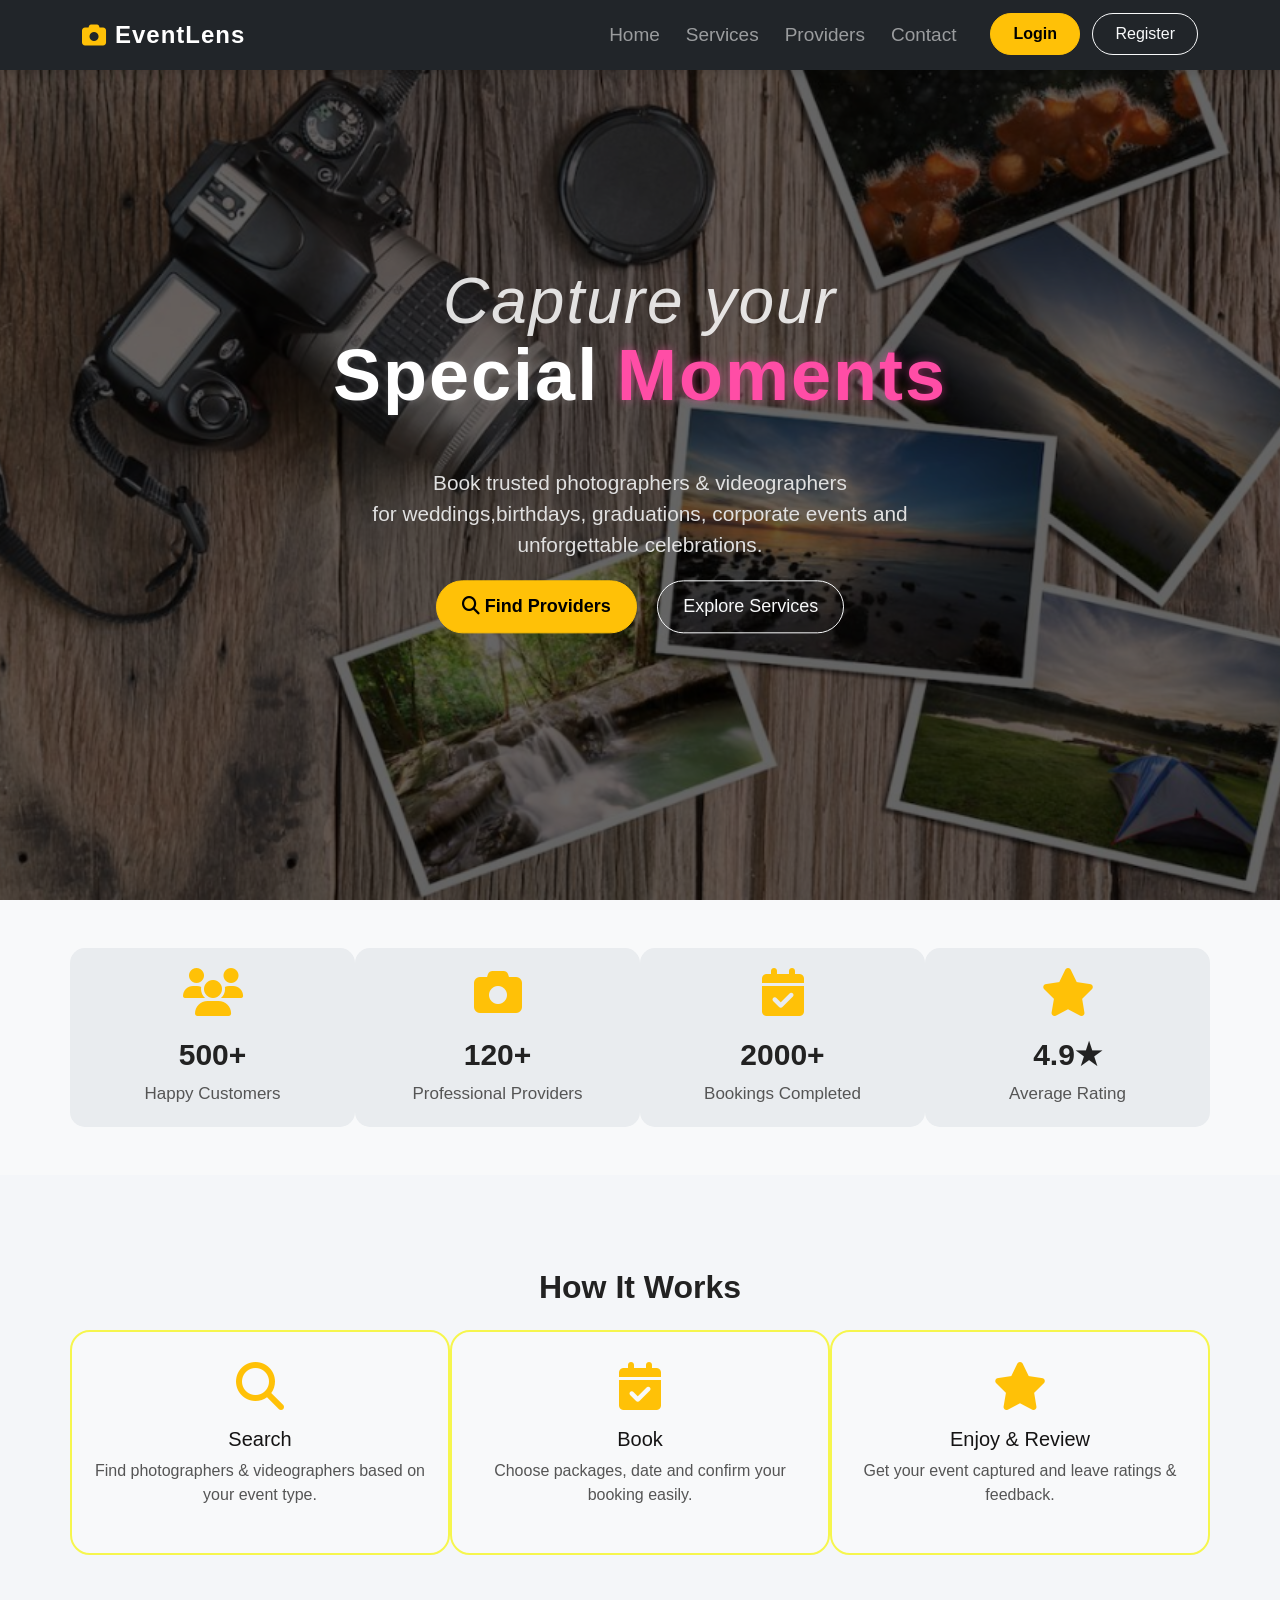
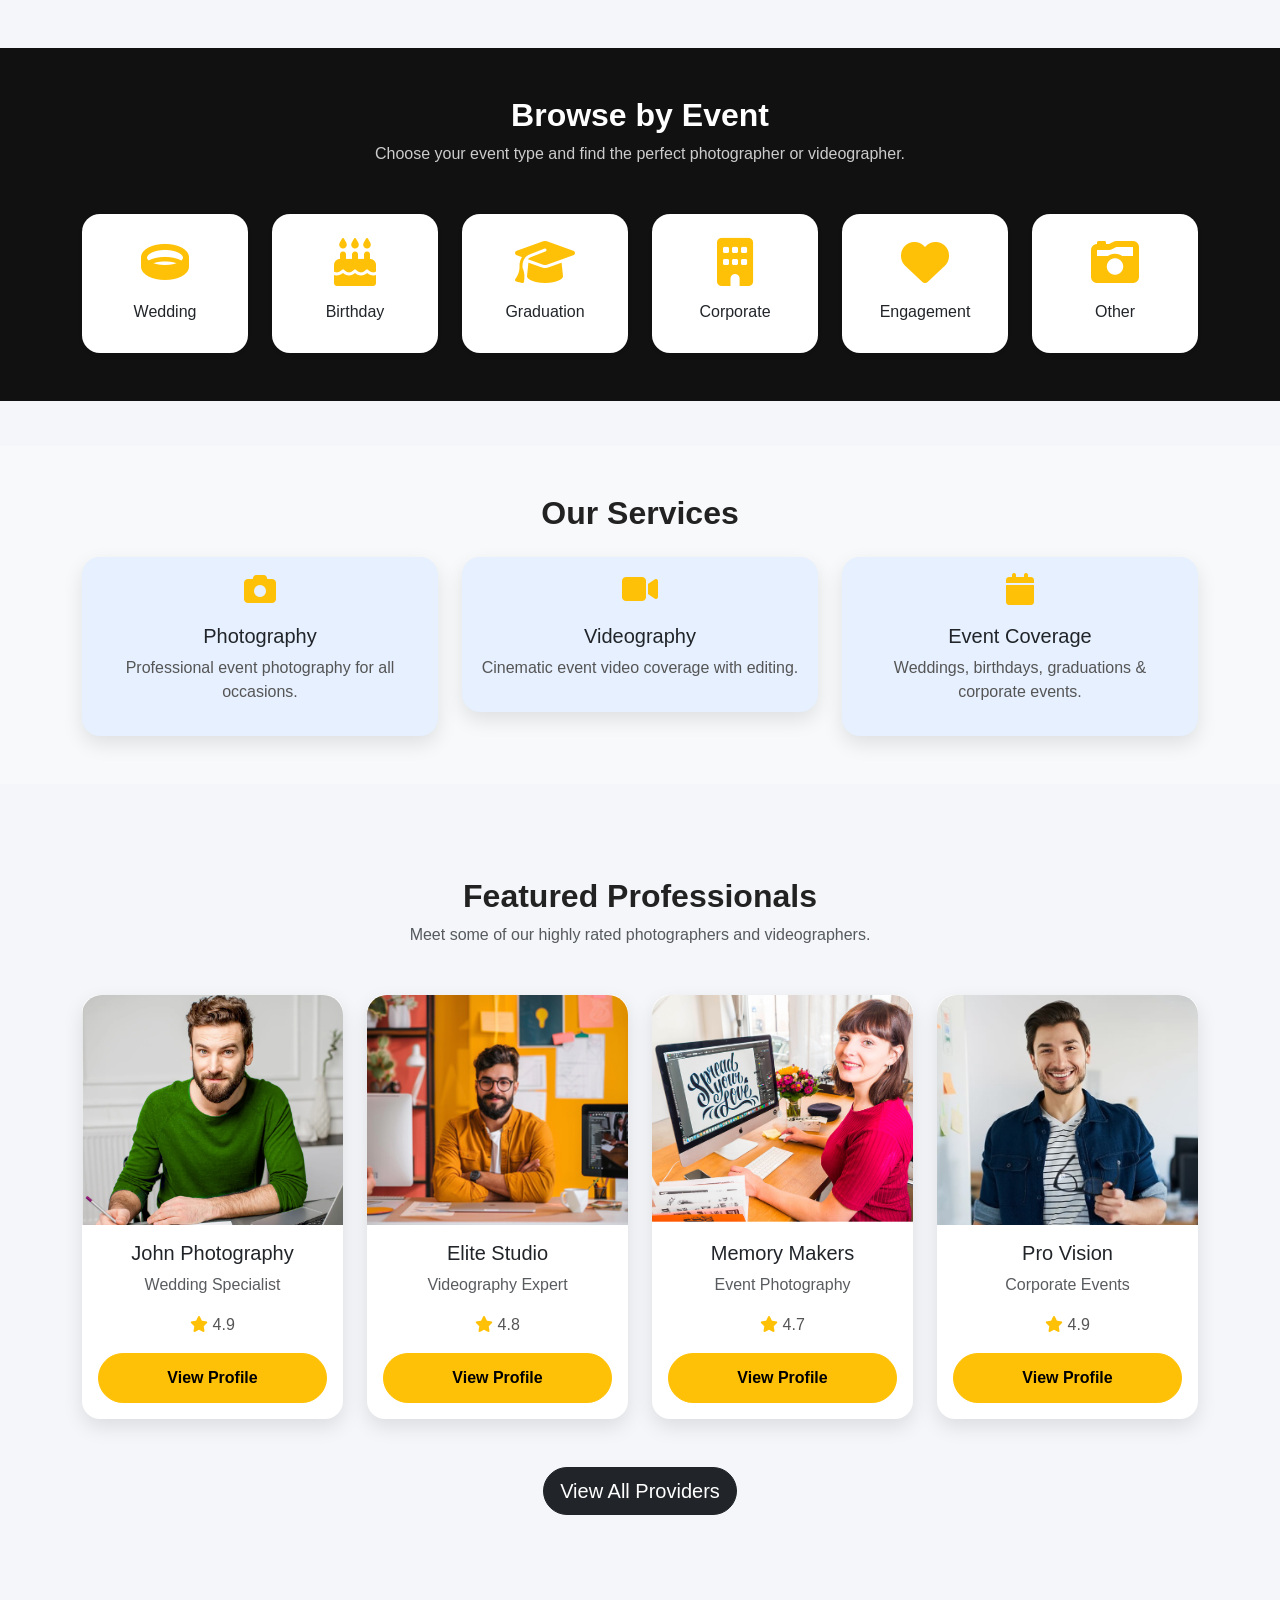
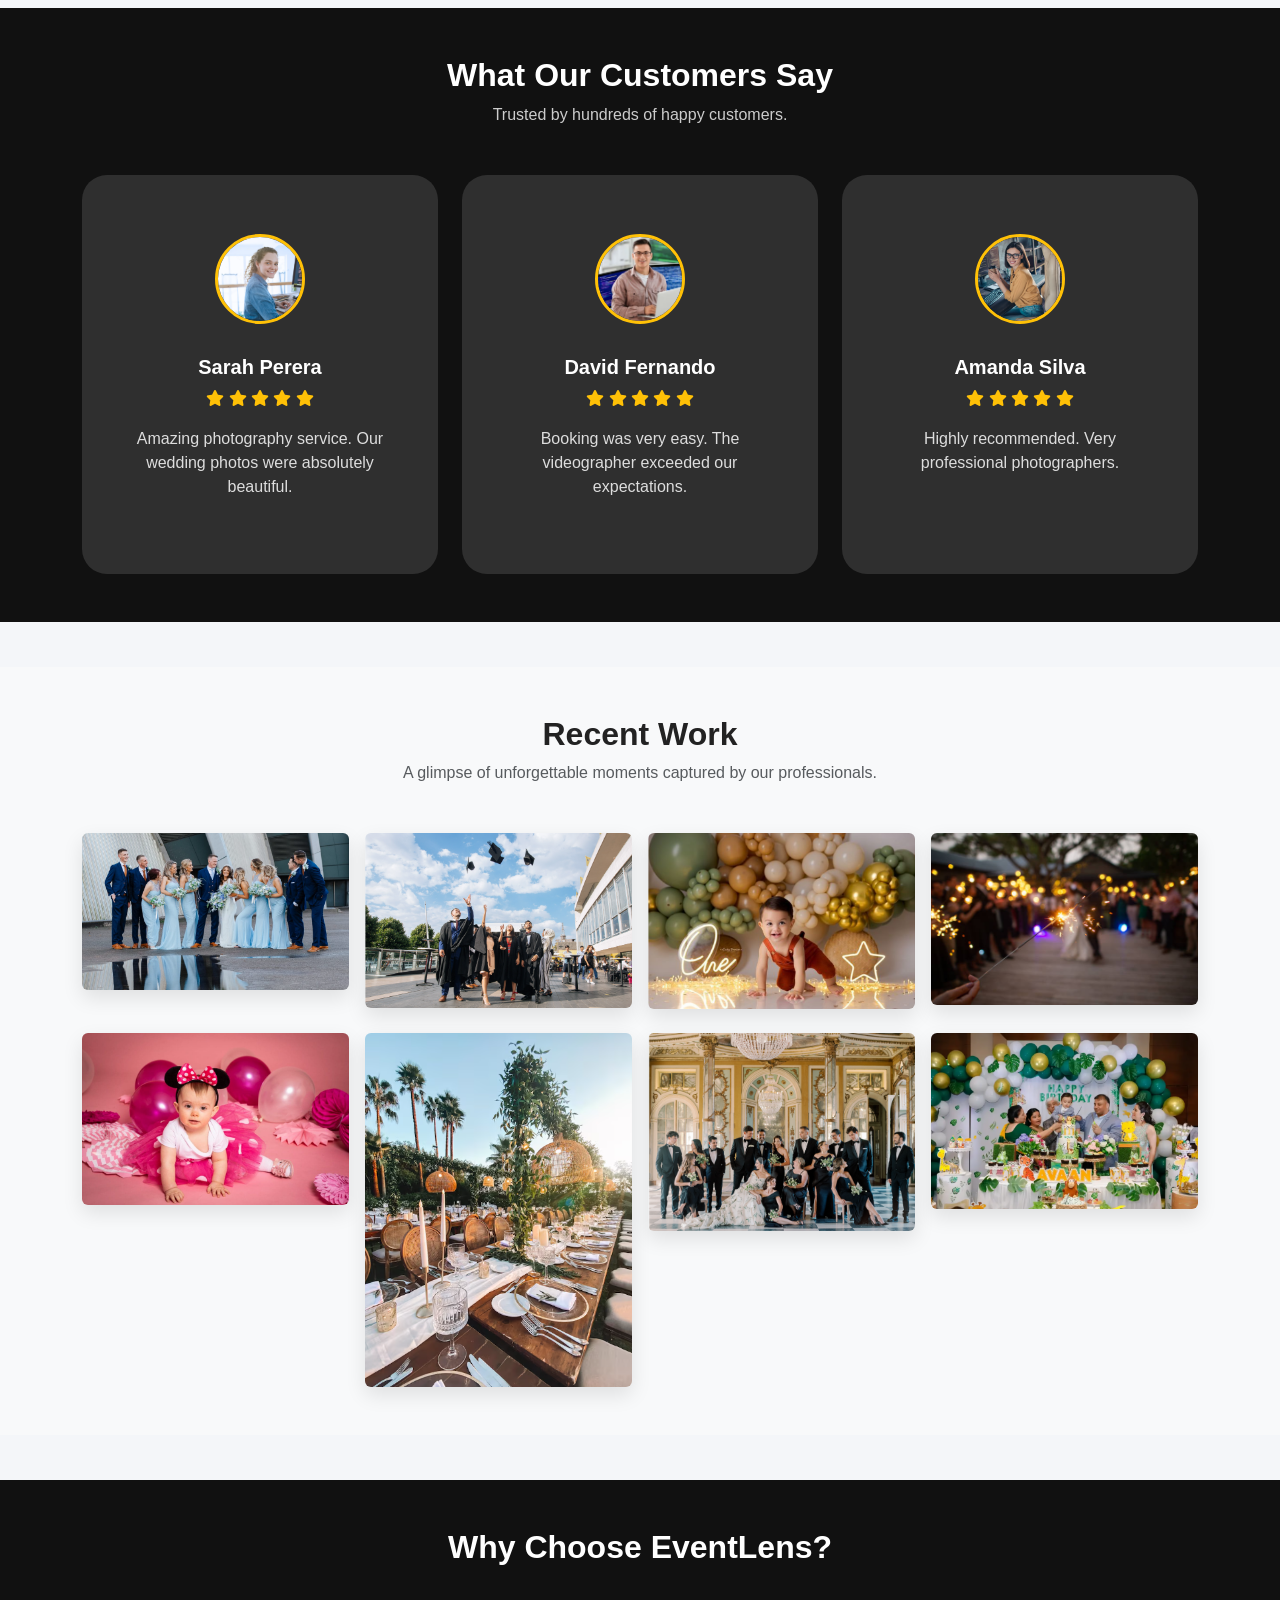
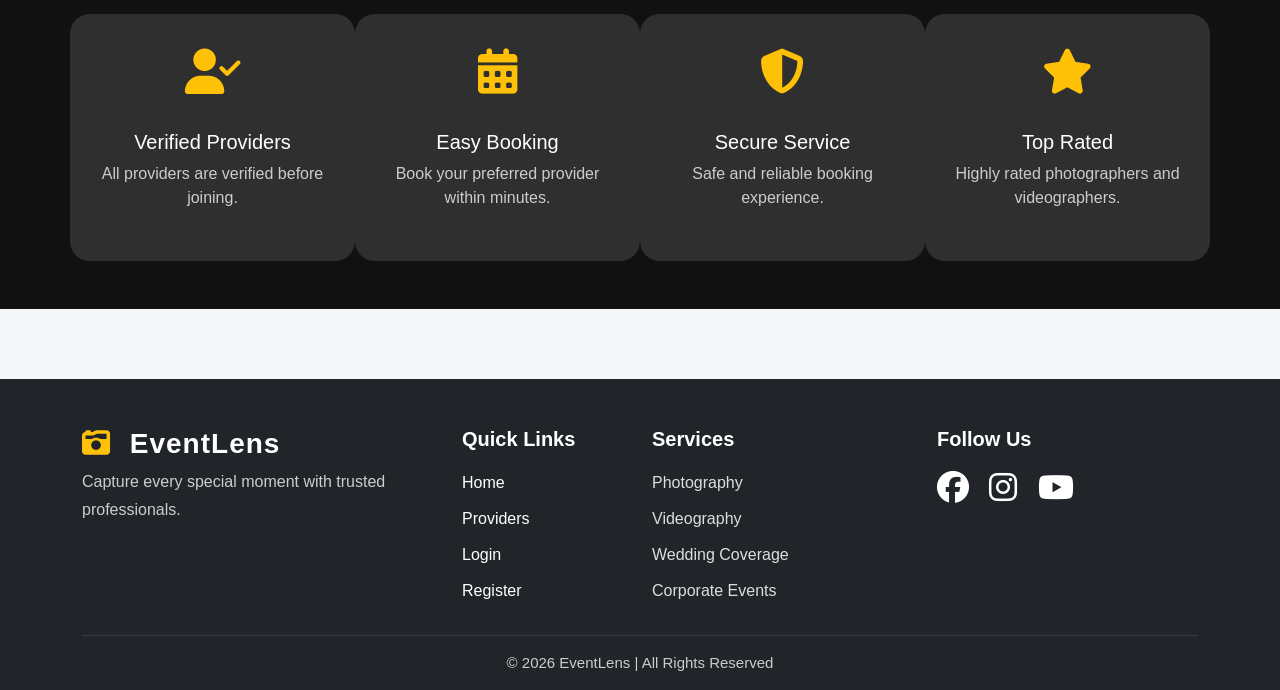
<file: src/main/resources/static/index.html>
<!DOCTYPE html>
<html lang="en">
<head>
    <meta charset="UTF-8">
    <meta name="viewport" content="width=device-width, initial-scale=1.0">
    <title>EventLens | Photography & Videography Booking</title>

    <!-- Bootstrap -->
    <link href="https://cdn.jsdelivr.net/npm/bootstrap@5.3.3/dist/css/bootstrap.min.css" rel="stylesheet">

    <!-- Custom CSS -->
    <link rel="stylesheet" href="styles/style.css">

    <!-- Icons -->
    <link href="https://cdnjs.cloudflare.com/ajax/libs/font-awesome/6.5.1/css/all.min.css" rel="stylesheet">
</head>

<body>

<!-- ================= NAVBAR ================= -->
<nav class="navbar navbar-expand-lg navbar-dark bg-dark fixed-top">
    <div class="container">
        <a class="navbar-brand fw-bold d-flex align-items-center" href="index.html">
            <i class="fa fa-camera text-warning me-2 fs-4"></i>
            EventLens
        </a>

        <button class="navbar-toggler" type="button" data-bs-toggle="collapse" data-bs-target="#navMenu">
            <span class="navbar-toggler-icon"></span>
        </button>

        <div class="collapse navbar-collapse" id="navMenu">
            <ul class="navbar-nav ms-auto">
                <li class="nav-item"><a class="nav-link" href="index.html">Home</a></li>
                <li class="nav-item"><a class="nav-link" href="#services">Services</a></li>
                <li class="nav-item"><a class="nav-link" href="providers.html">Providers</a></li>
                <li class="nav-item"><a class="nav-link" href="#contact">Contact</a></li>
                <div id="authButtons">

                    <a class="btn btn-warning ms-3" href="pages/login.html">
                        Login
                    </a>

                    <a class="btn btn-outline-light ms-2" href="pages/register.html">
                        Register
                    </a>

                </div>
            </ul>
        </div>
    </div>
</nav>

<!-- ================= HERO SECTION ================= -->
<header class="hero-section">

    <div class="slide active" style="background-image: url('images/slide1.jpg');"></div>
    <div class="slide" style="background-image: url('images/slide2.jpg');"></div>
    <div class="slide" style="background-image: url('images/slide3.jpg');"></div>

    <div class="overlay"></div>

    <div class="hero-content text-center text-white">
        <h1 class="hero-title">
            <span class="capture-text">Capture your</span><br>

            <span class="bold-white big-text">Special</span>
            <span class="bold-pink big-text">Moments</span>
        </h1>

        <p class="hero-subtext">
            <br> Book trusted photographers & videographers
            <br>for weddings,birthdays, graduations, corporate events and </br>
            unforgettable celebrations.
        </p>

        <a href="#" onclick="goToBooking()" class="btn btn-warning btn-lg me-3">
            <i class="fa-solid fa-magnifying-glass"></i>
            Find Providers
        </a>

        <a href="#services"
           class="btn btn-outline-light btn-lg">
            Explore Services
        </a>
    </div>

</header>


<!-- ================= STATISTICS ================= -->

<section class="py-5 bg-light">

    <div class="container">

        <div class="row text-center">

            <div class="col-md-3 statistics-box">
                <i class="fa-solid fa-users fa-3x text-warning"></i>
                <h2 class="mt-3 fw-bold">500+</h2>
                <p>Happy Customers</p>
            </div>


            <div class="col-md-3 statistics-box">
                <i class="fa-solid fa-camera fa-3x text-warning"></i>
                <h2 class="mt-3 fw-bold">120+</h2>
                <p>Professional Providers</p>
            </div>


            <div class="col-md-3 statistics-box">
                <i class="fa-solid fa-calendar-check fa-3x text-warning"></i>
                <h2 class="mt-3 fw-bold">2000+</h2>
                <p>Bookings Completed</p>
            </div>


            <div class="col-md-3 statistics-box">
                <i class="fa-solid fa-star fa-3x text-warning"></i>
                <h2 class="mt-3 fw-bold">4.9★</h2>
                <p>Average Rating</p>
            </div>


        </div>

    </div>

</section>

<!-- ================= HOW IT WORKS ================= -->
<section class="py-5 text-center">
    <div class="container">
        <h2 class="mb-4">How It Works</h2>
        <div class="row">

            <div class="col-md-4 how-card">
                <i class="fa fa-search fa-3x text-warning"></i>
                <h5 class="mt-3">Search</h5>
                <p>Find photographers & videographers based on your event type.</p>
            </div>

            <div class="col-md-4 how-card">
                <i class="fa fa-calendar-check fa-3x text-warning"></i>
                <h5 class="mt-3">Book</h5>
                <p>Choose packages, date and confirm your booking easily.</p>
            </div>

            <div class="col-md-4 how-card">
                <i class="fa fa-star fa-3x text-warning"></i>
                <h5 class="mt-3">Enjoy & Review</h5>
                <p>Get your event captured and leave ratings & feedback.</p>
            </div>

        </div>
    </div>
</section>



<!-- ================= BROWSE BY EVENT ================= -->

<section class="py-5 event-section text-center">

    <div class="container">

        <h2 class="fw-bold mb-2">
            Browse by Event
        </h2>

        <p class="text-muted mb-5">
            Choose your event type and find the perfect photographer or videographer.
        </p>


        <div class="row g-4">


            <div class="col-md-2 col-6">
                <div class="card shadow-sm border-0 p-4">

                    <i class="fa-solid fa-ring fa-3x text-warning"></i>

                    <h6 class="mt-3">
                        Wedding
                    </h6>

                </div>
            </div>


            <div class="col-md-2 col-6">
                <div class="card shadow-sm border-0 p-4">

                    <i class="fa-solid fa-cake-candles fa-3x text-warning"></i>

                    <h6 class="mt-3">
                        Birthday
                    </h6>

                </div>
            </div>



            <div class="col-md-2 col-6">
                <div class="card shadow-sm border-0 p-4">

                    <i class="fa-solid fa-graduation-cap fa-3x text-warning"></i>

                    <h6 class="mt-3">
                        Graduation
                    </h6>

                </div>
            </div>



            <div class="col-md-2 col-6">
                <div class="card shadow-sm border-0 p-4">

                    <i class="fa-solid fa-building fa-3x text-warning"></i>

                    <h6 class="mt-3">
                        Corporate
                    </h6>

                </div>
            </div>



            <div class="col-md-2 col-6">
                <div class="card shadow-sm border-0 p-4">

                    <i class="fa-solid fa-heart fa-3x text-warning"></i>

                    <h6 class="mt-3">
                        Engagement
                    </h6>

                </div>
            </div>



            <div class="col-md-2 col-6">
                <div class="card shadow-sm border-0 p-4">

                    <i class="fa-solid fa-camera-retro fa-3x text-warning"></i>

                    <h6 class="mt-3">
                        Other
                    </h6>

                </div>
            </div>


        </div>

    </div>

</section>

<!-- ================= SERVICES ================= -->
<section id="services" class="py-5 bg-light text-center">
    <div class="container">
        <h2 class="mb-4">Our Services</h2>

        <div class="row">

            <div class="col-md-4">
                <div class="card service-card shadow">
                    <div class="card-body">
                        <i class="fa fa-camera fa-2x text-warning"></i>
                        <h5 class="mt-3">Photography</h5>
                        <p>Professional event photography for all occasions.</p>
                    </div>
                </div>
            </div>

            <div class="col-md-4">
                <div class="card service-card shadow">
                    <div class="card-body">
                        <i class="fa fa-video fa-2x text-warning"></i>
                        <h5 class="mt-3">Videography</h5>
                        <p>Cinematic event video coverage with editing.</p>
                    </div>
                </div>
            </div>

            <div class="col-md-4">
                <div class="card service-card shadow">
                    <div class="card-body">
                        <i class="fa fa-calendar fa-2x text-warning"></i>
                        <h5 class="mt-3">Event Coverage</h5>
                        <p>Weddings, birthdays, graduations & corporate events.</p>
                    </div>
                </div>
            </div>

        </div>
    </div>
</section>

<!-- ================= FEATURED PROVIDERS ================= -->

<section id="providers" class="py-5">

    <div class="container">

        <div class="text-center mb-5">

            <h2 class="fw-bold">
                Featured Professionals
            </h2>

            <p class="text-muted">
                Meet some of our highly rated photographers and videographers.
            </p>

        </div>

        <div class="row g-4">

            <!-- Provider 1 -->

            <div class="col-lg-3 col-md-6">

                <div class="card provider-card shadow border-0 h-100">

                    <img src="images/provider1.jpg" class="card-img-top home-provider-img">

                    <div class="card-body text-center">

                        <h5>John Photography</h5>

                        <p class="text-muted">
                            Wedding Specialist
                        </p>

                        <p>

                            <i class="fa-solid fa-star text-warning"></i>
                            4.9

                        </p>

                        <a href="provider_profile.html"
                           class="btn btn-warning w-100">

                            View Profile

                        </a>

                    </div>

                </div>

            </div>

            <!-- Provider 2 -->

            <div class="col-lg-3 col-md-6">

                <div class="card provider-card shadow border-0 h-100">

                    <img src="images/provider2.jpg" class="card-img-top home-provider-img">

                    <div class="card-body text-center">

                        <h5>Elite Studio</h5>

                        <p class="text-muted">
                            Videography Expert
                        </p>

                        <p>

                            <i class="fa-solid fa-star text-warning"></i>
                            4.8

                        </p>

                        <a href="provider_profile.html"
                           class="btn btn-warning w-100">

                            View Profile

                        </a>

                    </div>

                </div>

            </div>

            <!-- Provider 3 -->

            <div class="col-lg-3 col-md-6">

                <div class="card provider-card shadow border-0 h-100">

                    <img src="images/provider3.jpg" class="card-img-top home-provider-img">

                    <div class="card-body text-center">

                        <h5>Memory Makers</h5>

                        <p class="text-muted">
                            Event Photography
                        </p>

                        <p>

                            <i class="fa-solid fa-star text-warning"></i>
                            4.7

                        </p>

                        <a href="provider_profile.html"
                           class="btn btn-warning w-100">

                            View Profile

                        </a>

                    </div>

                </div>

            </div>

            <!-- Provider 4 -->

            <div class="col-lg-3 col-md-6">

                <div class="card provider-card shadow border-0 h-100">

                    <img src="images/provider4.jpg" class="card-img-top home-provider-img">

                    <div class="card-body text-center">

                        <h5>Pro Vision</h5>

                        <p class="text-muted">
                            Corporate Events
                        </p>

                        <p>

                            <i class="fa-solid fa-star text-warning"></i>
                            4.9

                        </p>

                        <a href="provider_profile.html"
                           class="btn btn-warning w-100">

                            View Profile

                        </a>

                    </div>

                </div>

            </div>

        </div>

        <div class="text-center mt-5">

            <a href="providers.html"
               class="btn btn-dark btn-lg">

                View All Providers

            </a>

        </div>

    </div>

</section>

<!-- ================= CUSTOMER TESTIMONIALS ================= -->

<section class="py-5 testimonial-section">

    <div class="container">

        <div class="text-center mb-5">

            <h2 class="fw-bold">What Our Customers Say</h2>

            <p class="text-muted">
                Trusted by hundreds of happy customers.
            </p>

        </div>

        <div class="row g-4">

            <div class="col-lg-4">

                <div class="testimonial-card">

                    <div class="card-body text-center p-4">

                        <img src="images/customer1.jpg"
                             class="rounded-circle mb-3"
                             width="90"
                             height="90">

                        <h5>Sarah Perera</h5>

                        <p>
                            <i class="fa-solid fa-star text-warning"></i>
                            <i class="fa-solid fa-star text-warning"></i>
                            <i class="fa-solid fa-star text-warning"></i>
                            <i class="fa-solid fa-star text-warning"></i>
                            <i class="fa-solid fa-star text-warning"></i>
                        </p>

                        <p class="text-muted">
                            Amazing photography service.
                            Our wedding photos were absolutely beautiful.
                        </p>

                    </div>

                </div>

            </div>

            <div class="col-lg-4">

                <div class="testimonial-card">

                    <div class="card-body text-center p-4">

                        <img src="images/customer2.jpg"
                             class="rounded-circle mb-3"
                             width="90"
                             height="90">

                        <h5>David Fernando</h5>

                        <p>
                            <i class="fa-solid fa-star text-warning"></i>
                            <i class="fa-solid fa-star text-warning"></i>
                            <i class="fa-solid fa-star text-warning"></i>
                            <i class="fa-solid fa-star text-warning"></i>
                            <i class="fa-solid fa-star text-warning"></i>
                        </p>

                        <p class="text-muted">
                            Booking was very easy.
                            The videographer exceeded our expectations.
                        </p>

                    </div>

                </div>

            </div>

            <div class="col-lg-4">

                <div class="testimonial-card">

                    <div class="card-body text-center p-4">

                        <img src="images/customer3.jpg"
                             class="rounded-circle mb-3"
                             width="90"
                             height="90">

                        <h5>Amanda Silva</h5>

                        <p>
                            <i class="fa-solid fa-star text-warning"></i>
                            <i class="fa-solid fa-star text-warning"></i>
                            <i class="fa-solid fa-star text-warning"></i>
                            <i class="fa-solid fa-star text-warning"></i>
                            <i class="fa-solid fa-star text-warning"></i>
                        </p>

                        <p class="text-muted">
                            Highly recommended.
                            Very professional photographers.
                        </p>

                    </div>

                </div>

            </div>

        </div>

    </div>

</section>


<!-- ================= GALLERY ================= -->

<section class="py-5 bg-light">

    <div class="container">

        <div class="text-center mb-5">

            <h2 class="fw-bold">Recent Work</h2>

            <p class="text-muted">
                A glimpse of unforgettable moments captured by our professionals.
            </p>

        </div>

        <div class="gallery"></div>
        <div class="row g-3">

            <div class="col-md-3">
                <img src="images/gallery1.jpg" class="img-fluid rounded shadow">
            </div>

            <div class="col-md-3">
                <img src="images/gallery2.jpg" class="img-fluid rounded shadow">
            </div>

            <div class="col-md-3">
                <img src="images/gallery3.jpg" class="img-fluid rounded shadow">
            </div>

            <div class="col-md-3">
                <img src="images/gallery4.jpg" class="img-fluid rounded shadow">
            </div>

        </div>



        <!-- Row 2 -->
        <div class="row g-3 mt-2">

            <div class="col-md-3">
                <img src="images/gallery5.jpg" class="img-fluid rounded shadow">
            </div>

            <div class="col-md-3">
                <img src="images/gallery6.jpg" class="img-fluid rounded shadow">
            </div>

            <div class="col-md-3">
                <img src="images/gallery7.jpg" class="img-fluid rounded shadow">
            </div>

            <div class="col-md-3">
                <img src="images/gallery8.jpg" class="img-fluid rounded shadow">
            </div>

        </div>
    </div>

    </div>

</section>

<!-- ================= WHY CHOOSE US ================= -->

<section class="py-5 why-section">

    <div class="container">

        <div class="text-center mb-5">

            <h2 class="fw-bold">

                Why Choose EventLens?

            </h2>

        </div>

        <div class="row text-center g-4">

            <div class="col-md-3 why-card">

                <i class="fa-solid fa-user-check fa-3x text-warning mb-3"></i>

                <h5>Verified Providers</h5>

                <p class="text-muted">

                    All providers are verified before joining.

                </p>

            </div>

            <div class="col-md-3 why-card">

                <i class="fa-solid fa-calendar-days fa-3x text-warning mb-3"></i>

                <h5>Easy Booking</h5>

                <p class="text-muted">

                    Book your preferred provider within minutes.

                </p>

            </div>

            <div class="col-md-3 why-card">

                <i class="fa-solid fa-shield-halved fa-3x text-warning mb-3"></i>

                <h5>Secure Service</h5>

                <p class="text-muted">

                    Safe and reliable booking experience.

                </p>

            </div>

            <div class="col-md-3 why-card">

                <i class="fa-solid fa-star fa-3x text-warning mb-3"></i>

                <h5>Top Rated</h5>

                <p class="text-muted">

                    Highly rated photographers and videographers.

                </p>

            </div>

        </div>

    </div>

</section>



<!-- ================= FOOTER ================= -->

<footer class="bg-dark text-white pt-5 pb-3">

    <div class="container">

        <div class="row">

            <div class="col-lg-4">

                <h3>

                    <i class="fa-solid fa-camera-retro text-warning"></i>

                    EventLens

                </h3>

                <p>

                    Capture every special moment with trusted professionals.

                </p>

            </div>

            <div class="col-lg-2">

                <h5>Quick Links</h5>

                <ul class="list-unstyled">

                    <li><a href="index.html" class="text-white text-decoration-none">Home</a></li>

                    <li><a href="providers.html" class="text-white text-decoration-none">Providers</a></li>

                    <li><a href="pages/login.html" class="text-white text-decoration-none">Login</a></li>

                    <li><a href="pages/register.html" class="text-white text-decoration-none">Register</a></li>

                </ul>

            </div>

            <div class="col-lg-3">

                <h5>Services</h5>

                <ul class="list-unstyled">

                    <li>Photography</li>

                    <li>Videography</li>

                    <li>Wedding Coverage</li>

                    <li>Corporate Events</li>

                </ul>

            </div>

            <div class="col-lg-3">

                <h5>Follow Us</h5>

                <i class="fab fa-facebook fa-2x me-3"></i>

                <i class="fab fa-instagram fa-2x me-3"></i>

                <i class="fab fa-youtube fa-2x"></i>

            </div>

        </div>

        <hr class="border-secondary">

        <div class="text-center">

            © 2026 EventLens | All Rights Reserved

        </div>

    </div>

</footer>

<!-- Bootstrap -->

<script src="https://cdn.jsdelivr.net/npm/bootstrap@5.3.3/dist/js/bootstrap.bundle.min.js"></script>


<script src="js/index.js"></script>

</body>
</html>
</file>
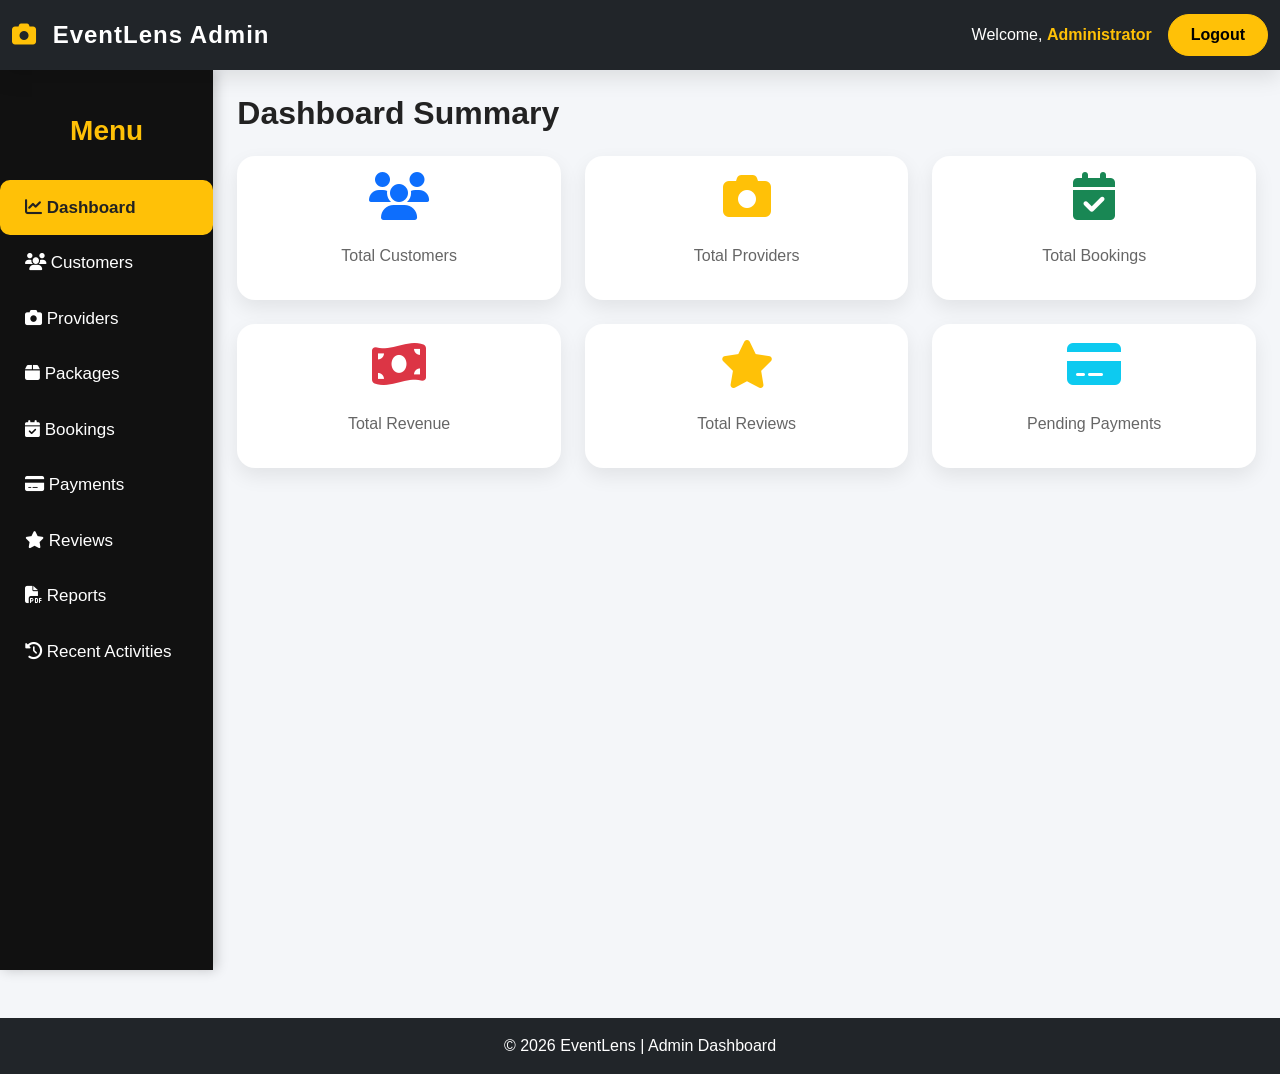
<file: src/main/resources/static/pages/admin_dashboard.html>
<!DOCTYPE html>
<html lang="en">

<head>

<meta charset="UTF-8">
<meta name="viewport" content="width=device-width, initial-scale=1.0">

<title>Admin Dashboard | EventLens</title>

<link href="https://cdn.jsdelivr.net/npm/bootstrap@5.3.3/dist/css/bootstrap.min.css" rel="stylesheet">

<link href="https://cdnjs.cloudflare.com/ajax/libs/font-awesome/6.5.1/css/all.min.css" rel="stylesheet">

<link rel="stylesheet" href="../styles/style.css">

</head>

<body class="admin-body">

<!-- NAVBAR -->

<nav class="navbar navbar-expand-lg navbar-dark bg-dark shadow">

<div class="container-fluid">

<a class="navbar-brand fw-bold" href="../index.html">

<i class="fa-solid fa-camera text-warning me-2"></i>

EventLens Admin

</a>

<div class="d-flex align-items-center">

<span class="text-white me-3">

Welcome,

<strong class="text-warning">Administrator</strong>

</span>

<a href="login.html" class="btn btn-warning">

Logout

</a>

</div>

</div>

</nav>

<div class="container-fluid">

<div class="row">

<!-- SIDEBAR -->

<div class="col-lg-2 p-0">

<div class="admin-sidebar">

<h3 class="text-center text-warning py-4">

Menu

</h3>

    <ul class="nav flex-column">

        <li class="nav-item">
            <a class="nav-link menu-link active"
               href="#"
               onclick="showSection('dashboard',this)">

                <i class="fa-solid fa-chart-line"></i>
                Dashboard

            </a>
        </li>

        <li class="nav-item">

            <a class="nav-link menu-link"
               href="#"
               onclick="showSection('customers',this)">

                <i class="fa-solid fa-users"></i>

                Customers

            </a>

        </li>

        <li class="nav-item">

            <a class="nav-link menu-link"
               href="#"
               onclick="showSection('providers',this)">
                <i class="fa-solid fa-camera"></i>
                Providers

            </a>

        </li>

        <li class="nav-item">

            <a class="nav-link menu-link"
               href="#"
               onclick="showSection('packages',this)">
                <i class="fa-solid fa-box"></i>
                Packages

            </a>

        </li>

        <li class="nav-item">

            <a class="nav-link menu-link"
               href="#"
               onclick="showSection('bookings',this)">
                <i class="fa-solid fa-calendar-check"></i>
                Bookings

            </a>

        </li>

        <li class="nav-item">

            <a class="nav-link menu-link"
               href="#"
               onclick="showSection('payments',this)">
                <i class="fa-solid fa-credit-card"></i>

                Payments

            </a>

        </li>

        <li class="nav-item">

            <a class="nav-link menu-link"
               href="#"
               onclick="showSection('reviews',this)">
                <i class="fa-solid fa-star"></i>

                Reviews

            </a>

        </li>

        <li class="nav-item">

            <a class="nav-link menu-link"
               href="#"
               onclick="showSection('reports',this)">
                <i class="fa-solid fa-file-pdf"></i>
                Reports

            </a>

        </li>

        <li class="nav-item">

            <a class="nav-link menu-link"
               href="#"
               onclick="showSection('activities',this)">

                <i class="fa-solid fa-clock-rotate-left"></i>

                Recent Activities

            </a>

        </li>

    </ul>

</div>

</div>

<!-- MAIN CONTENT -->

<div class="col-lg-10 p-4">

    <section id="dashboard" class="dashboard-section">

<h2 class="fw-bold mb-4">

Dashboard Summary

</h2>

<div class="row g-4">

<div class="col-md-4">

<div class="card admin-card">

<div class="card-body text-center">

<i class="fa-solid fa-users fa-3x text-primary mb-3"></i>

    <h3 id="totalCustomers"></h3>

<p>Total Customers</p>

</div>

</div>

</div>

<div class="col-md-4">

<div class="card admin-card">

<div class="card-body text-center">

<i class="fa-solid fa-camera fa-3x text-warning mb-3"></i>

    <h3 id="totalProviders"></h3>

<p>Total Providers</p>

</div>

</div>

</div>

<div class="col-md-4">

<div class="card admin-card">

<div class="card-body text-center">

<i class="fa-solid fa-calendar-check fa-3x text-success mb-3"></i>

    <h3 id="totalBookings"></h3>
    <p>Total Bookings</p>


</div>

</div>

</div>

<div class="col-md-4">

<div class="card admin-card">

<div class="card-body text-center">

<i class="fa-solid fa-money-bill-wave fa-3x text-danger mb-3"></i>

    <h3 id="totalRevenue"></h3>

<p>Total Revenue</p>

</div>

</div>

</div>

<div class="col-md-4">

<div class="card admin-card">

<div class="card-body text-center">

<i class="fa-solid fa-star fa-3x text-warning mb-3"></i>

    <h3 id="totalReviews"></h3>

<p>Total Reviews</p>

</div>

</div>

</div>

<div class="col-md-4">

<div class="card admin-card">

<div class="card-body text-center">

<i class="fa-solid fa-credit-card fa-3x text-info mb-3"></i>

    <h3 id="pendingPayments"></h3>

<p>Pending Payments</p>

</div>

</div>

</div>

</div>

</section>

<!-- ================= MANAGE CUSTOMERS ================= -->

<section id="customers" class="dashboard-section mt-5">

<div class="card shadow border-0">

<div class="card-header bg-dark">

<h3 class="mb-0 text-white">

<i class="fa-solid fa-users text-warning me-2"></i>

Manage Customers

</h3>

</div>

<div class="card-body">

<div class="d-flex justify-content-between mb-3">

    <input
            type="text"
            id="searchCustomer"
            class="form-control w-50"
            placeholder="Search Customer..."
            onkeyup="searchCustomer()">

    <button class="btn btn-warning" onclick="showAddCustomerModal()">
        <i class="fa fa-user-plus"></i>
        Add Customer
    </button>

</div>

<table class="table table-hover">

<thead class="table-warning">

<tr>

<th>ID</th>
<th>Name</th>
<th>Email</th>
<th>Phone</th>
<th>Status</th>
<th>Action</th>

</tr>

</thead>

    <tbody id="customersBody">

</tbody>

</table>

</div>

</div>

</section>

<!-- ================= MANAGE PROVIDERS ================= -->

<section id="providers" class="dashboard-section mt-5">

<div class="card shadow border-0">

<div class="card-header bg-dark">

<h3 class="mb-0 text-white">

<i class="fa-solid fa-camera text-warning me-2"></i>

Manage Providers

</h3>

</div>

<div class="card-body">

<div class="d-flex justify-content-between mb-3">

    <input
            type="text"
            id="searchProvider"
            class="form-control w-50"
            placeholder="Search Provider..."
            onkeyup="searchProvider()">

    <button class="btn btn-warning" onclick="showAddProviderModal()">
        <i class="fa fa-plus"></i>
        Add Provider
    </button>

</div>

<table class="table table-hover">

<thead class="table-warning">

<tr>

<th>ID</th>

<th>Provider</th>

<th>Service</th>

<th>Rating</th>

<th>Status</th>

<th>Action</th>

</tr>

</thead>

    <tbody id="providersBody">

</tbody>

</table>

</div>

</div>

</section>

<!-- ================= MANAGE PACKAGES ================= -->

<section id="packages" class="dashboard-section mt-5">

<div class="card shadow border-0">

<div class="card-header bg-dark">

<h3 class="mb-0 text-white">

<i class="fa-solid fa-box text-warning me-2"></i>

Manage Packages

</h3>

</div>

<div class="card-body">

<div class="d-flex justify-content-between mb-3">

    <input
            type="text"
            id="searchPackage"
            class="form-control w-50"
            placeholder="Search Package..."
            onkeyup="searchPackage()">

    <button class="btn btn-warning" data-bs-toggle="modal" data-bs-target="#packageModal">
        <i class="fa fa-plus"></i> New Package
    </button>

</div>

    <table class="table table-hover">
        <thead class="table-warning">
        <tr>
            <th>ID</th>
            <th>Package</th>
            <th>Price</th>
            <th>Duration</th>
            <th class="text-center">Action</th>
        </tr>
        </thead>

    <tbody id="packagesBody">

</tbody>

</table>

</div>

</div>

</section>

<!-- ================= MANAGE BOOKINGS ================= -->

<section id="bookings" class="dashboard-section mt-5">

<div class="card shadow border-0">

<div class="card-header bg-dark">

<h3 class="mb-0 text-white">

<i class="fa-solid fa-calendar-check text-warning me-2"></i>

Manage Bookings

</h3>

</div>

<div class="card-body">

    <div class="mb-3">
        <input
                type="text"
                id="searchBooking"
                class="form-control w-50"
                placeholder="Search Booking..."
                onkeyup="searchBooking()">
    </div>

<table class="table table-hover">

<thead class="table-warning">

<tr>

<th>Booking ID</th>
<th>Customer</th>
<th>Provider</th>
<th>Date</th>
<th>Status</th>
<th>Action</th>

</tr>

</thead>

    <tbody id="bookingsBody">

</tbody>

</table>

</div>

</div>

</section>

<!-- ================= PAYMENTS ================= -->

<section id="payments" class="dashboard-section mt-5">

<div class="card shadow border-0">

<div class="card-header bg-dark">

<h3 class="mb-0 text-white">

<i class="fa-solid fa-credit-card text-warning me-2"></i>

Payments

</h3>

</div>

<div class="card-body">

    <div class="mb-3">
        <input
                type="text"
                id="searchPayment"
                class="form-control w-50"
                placeholder="Search Payment..."
                onkeyup="searchPayment()">
    </div>

<table class="table table-hover">

<thead class="table-warning">

<tr>

    <th>Payment ID</th>
    <th>Customer</th>
    <th>Amount</th>
    <th>Method</th>
    <th>Status</th>
    <th>Action</th>

</tr>

</thead>

    <tbody id="paymentsBody">

</tbody>

</table>

</div>

</div>

</section>

<!-- ================= REVIEWS ================= -->

<section id="reviews" class="dashboard-section mt-5">

<div class="card shadow border-0">

<div class="card-header bg-dark">

    <h3 class="mb-0 text-white">

<i class="fa-solid fa-star text-warning me-2"></i>

Reviews

</h3>

</div>

<div class="card-body">

    <div class="mb-3">
        <input
                type="text"
                id="searchReview"
                class="form-control w-50"
                placeholder="Search Review..."
                onkeyup="searchReview()">
    </div>

<table class="table table-hover">

<thead class="table-warning">

<tr>

<th>Customer</th>

<th>Provider</th>

<th>Rating</th>

<th>Review</th>

<th>Action</th>

</tr>

</thead>

    <tbody id="reviewsBody">

</tbody>

</table>

</div>

</div>

</section>

    <!-- ================= REPORTS ================= -->

    <section id="reports" class="dashboard-section mt-5">

        <div class="card shadow border-0">

            <div class="card-header bg-dark text-white">

                <h3 class="mb-0">
                    <i class="fa-solid fa-file-lines text-warning me-2"></i>
                    Reports
                </h3>

            </div>

            <div class="card-body">

                <div class="row g-4">

                    <!-- Booking Report -->

                    <div class="col-md-4">

                        <div class="card border-warning shadow-sm h-100">

                            <div class="card-body text-center">

                                <i class="fa-solid fa-calendar-check fa-3x text-warning mb-3"></i>

                                <h5>Booking Report</h5>

                                <p class="text-muted">
                                    View or download all booking details.
                                </p>

                                <div class="d-flex justify-content-center gap-2">

                                    <button
                                            class="btn btn-outline-warning"
                                            onclick="viewBookingReport()">

                                        <i class="fa-solid fa-eye"></i>

                                        View

                                    </button>

                                    <button class="btn btn-outline-dark"
                                            onclick="printBookingReport()">

                                        <i class="fa-solid fa-print"></i>
                                        Print

                                    </button>


                                    <button
                                            class="btn btn-warning"
                                            onclick="downloadBookingReport()">

                                        <i class="fa-solid fa-download"></i>

                                        Download

                                    </button>

                                </div>

                            </div>

                        </div>

                    </div>

                    <!-- Revenue Report -->

                    <div class="col-md-4">

                        <div class="card border-success shadow-sm h-100">

                            <div class="card-body text-center">

                                <i class="fa-solid fa-money-bill-wave fa-3x text-success mb-3"></i>

                                <h5>Revenue Report</h5>

                                <p class="text-muted">
                                    Revenue and payment summary.
                                </p>

                                <div class="d-flex justify-content-center gap-2">

                                    <button
                                            class="btn btn-outline-success"
                                            onclick="viewRevenueReport()">

                                        <i class="fa-solid fa-eye"></i>

                                        View

                                    </button>
                                    <button class="btn btn-outline-dark"
                                            onclick="printRevenueReport()">

                                        <i class="fa-solid fa-print"></i>
                                        Print

                                    </button>


                                    <button
                                            class="btn btn-success"
                                            onclick="downloadRevenueReport()">

                                        <i class="fa-solid fa-download"></i>

                                        Download

                                    </button>

                                </div>

                            </div>

                        </div>

                    </div>

                    <!-- Customer Report -->

                    <div class="col-md-4">

                        <div class="card border-primary shadow-sm h-100">

                            <div class="card-body text-center">

                                <i class="fa-solid fa-users fa-3x text-primary mb-3"></i>

                                <h5>Customer Report</h5>

                                <p class="text-muted">
                                    Registered customer statistics.
                                </p>

                                <div class="d-flex justify-content-center gap-2">

                                    <button
                                            class="btn btn-outline-primary"
                                            onclick="viewCustomerReport()">

                                        <i class="fa-solid fa-eye"></i>

                                        View

                                    </button>

                                    <button class="btn btn-outline-dark"
                                            onclick="printCustomerReport()">

                                        <i class="fa-solid fa-print"></i>
                                        Print

                                    </button>


                                    <button
                                            class="btn btn-primary"
                                            onclick="downloadCustomerReport()">

                                        <i class="fa-solid fa-download"></i>

                                        Download

                                    </button>

                                </div>

                            </div>

                        </div>

                    </div>

                </div>

            </div>

        </div>

    </section>

    <!-- ================= RECENT ACTIVITY ================= -->

    <section id="activities" class="dashboard-section mt-5">

        <div class="card shadow border-0">

            <div class="card-header bg-dark">

                <h3 class="mb-0 text-white">

                    <i class="fa-solid fa-clock-rotate-left text-warning me-2"></i>

                    Recent Activities

                </h3>

            </div>

            <div class="card-body">

                <ul class="list-group list-group-flush"
                    id="recentActivities">

                </ul>

            </div>

        </div>

    </section>

</div>

</div>

</div>

<footer class="bg-dark text-white text-center p-3 mt-5">

© 2026 EventLens | Admin Dashboard

</footer>
<!-- Edit User Modal -->
<div class="modal fade" id="editUserModal" tabindex="-1">
    <div class="modal-dialog">
        <div class="modal-content">

            <div class="modal-header bg-warning">
                <h5 class="modal-title">Edit User</h5>
                <button type="button" class="btn-close"
                        data-bs-dismiss="modal"></button>
            </div>

            <div class="modal-body">

                <input type="hidden" id="editUserId">

                <div class="mb-3">
                    <label>Name</label>
                    <input type="text"
                           id="editName"
                           class="form-control">
                </div>

                <div class="mb-3">
                    <label>Email</label>
                    <input type="email"
                           id="editEmail"
                           class="form-control">
                </div>

                <div class="mb-3">
                    <label>Phone</label>
                    <input type="text"
                           id="editPhone"
                           class="form-control">
                </div>

            </div>

            <div class="modal-footer">

                <button class="btn btn-secondary"
                        data-bs-dismiss="modal">
                    Cancel
                </button>

                <button class="btn btn-warning"
                        onclick="updateUser()">
                    Save Changes
                </button>

            </div>

        </div>
    </div>
</div>

<!-- Add User Modal -->
<div class="modal fade" id="addUserModal" tabindex="-1">
    <div class="modal-dialog">
        <div class="modal-content">

            <div class="modal-header bg-warning">
                <h5 class="modal-title" id="addUserTitle">Add User</h5>
                <button class="btn-close"
                        data-bs-dismiss="modal"></button>
            </div>

            <div class="modal-body">

                <input type="hidden" id="userRole">

                <div class="mb-3">
                    <label>Name</label>
                    <input type="text"
                           id="addName"
                           class="form-control">
                </div>

                <div class="mb-3">
                    <label>Email</label>
                    <input type="email"
                           id="addEmail"
                           class="form-control">
                </div>

                <div class="mb-3">
                    <label>Phone</label>
                    <input type="text"
                           id="addPhone"
                           class="form-control">
                </div>

                <div class="mb-3">
                    <label>Password</label>
                    <input type="password"
                           id="addPassword"
                           class="form-control">
                </div>

            </div>

            <div class="modal-footer">

                <button class="btn btn-secondary"
                        data-bs-dismiss="modal">
                    Cancel
                </button>

                <button class="btn btn-warning"
                        onclick="saveUser()">
                    Save
                </button>

            </div>

        </div>
    </div>
</div>

<div class="modal fade" id="packageModal" tabindex="-1">
    <div class="modal-dialog">
        <div class="modal-content">

            <div class="modal-header bg-warning">
                <h5 class="modal-title">Package</h5>
                <button class="btn-close" data-bs-dismiss="modal"></button>
            </div>

            <div class="modal-body">

                <input type="hidden" id="packageId">

                <div class="mb-3">
                    <label>Name</label>
                    <input type="text" id="packageName" class="form-control">
                </div>

                <div class="mb-3">
                    <label>Price</label>
                    <input type="number" id="packagePrice" class="form-control">
                </div>

                <div class="mb-3">
                    <label>Hours</label>
                    <input type="number" id="packageHours" class="form-control">
                </div>

            </div>

            <div class="modal-footer">

                <button class="btn btn-secondary"
                        data-bs-dismiss="modal">
                    Cancel
                </button>

                <button class="btn btn-warning"
                        onclick="savePackage()">
                    Save
                </button>

            </div>

        </div>
    </div>
</div>

<div class="modal fade"
     id="paymentModal"
     tabindex="-1">

    <div class="modal-dialog">

        <div class="modal-content">

            <div class="modal-header bg-dark text-white">

                <h5 class="modal-title">
                    Payment Details
                </h5>

                <button
                        class="btn-close btn-close-white"
                        data-bs-dismiss="modal">
                </button>

            </div>

            <div class="modal-body">

                <table class="table table-bordered">

                    <tr>
                        <th>Payment ID</th>
                        <td id="mPaymentId"></td>
                    </tr>

                    <tr>
                        <th>Customer</th>
                        <td id="mCustomer"></td>
                    </tr>

                    <tr>
                        <th>Booking ID</th>
                        <td id="mBooking"></td>
                    </tr>

                    <tr>
                        <th>Amount</th>
                        <td id="mAmount"></td>
                    </tr>

                    <tr>
                        <th>Method</th>
                        <td id="mMethod"></td>
                    </tr>

                    <tr>
                        <th>Status</th>
                        <td id="mStatus"></td>
                    </tr>

                    <tr>
                        <th>Payment Date</th>
                        <td id="mDate"></td>
                    </tr>

                </table>

            </div>

            <div class="modal-footer">

                <button
                        class="btn btn-secondary"
                        data-bs-dismiss="modal">

                    Close

                </button>

            </div>

        </div>

    </div>

</div>
<script src="https://cdn.jsdelivr.net/npm/bootstrap@5.3.3/dist/js/bootstrap.bundle.min.js"></script>
<script src="../js/admin_dashboard.js"></script>

</body>

</html>
</file>
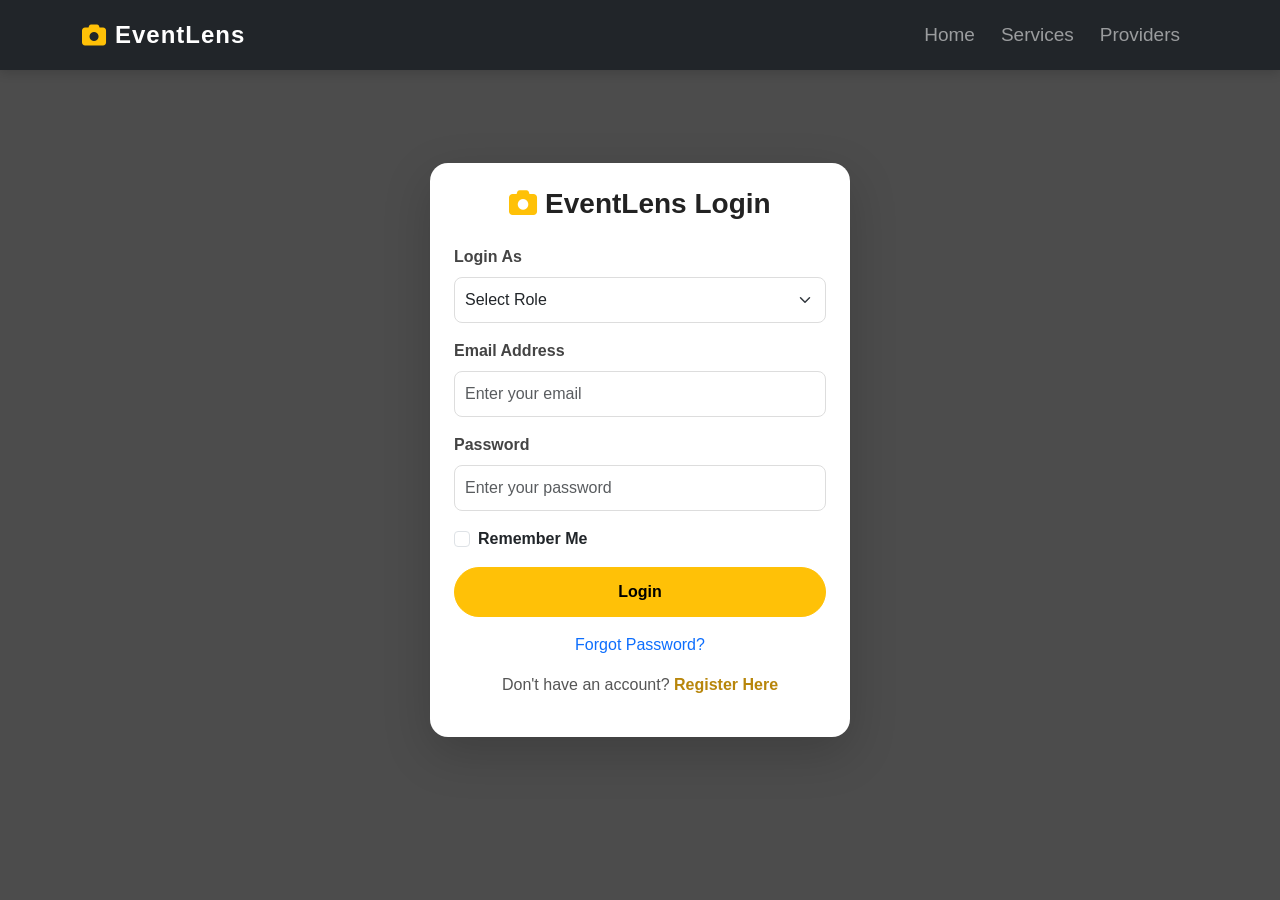
<file: src/main/resources/static/pages/customer_dashboard.html>
<!DOCTYPE html>
<html lang="en">
<head>
    <meta charset="UTF-8">
    <meta name="viewport" content="width=device-width, initial-scale=1.0">
    <title>Customer Dashboard | EventLens</title>

    <!-- Bootstrap -->
    <link href="https://cdn.jsdelivr.net/npm/bootstrap@5.3.3/dist/css/bootstrap.min.css" rel="stylesheet">

    <!-- Font Awesome -->
    <link href="https://cdnjs.cloudflare.com/ajax/libs/font-awesome/6.5.1/css/all.min.css" rel="stylesheet">

    <!-- Custom CSS -->
    <link rel="stylesheet" href="../styles/style.css">
</head>

<body class="dashboard-bg">

<!-- ================= NAVBAR ================= -->

<nav class="navbar navbar-expand-lg navbar-dark bg-dark">
    <div class="container">

        <a class="navbar-brand fw-bold" href="../index.html">
            <i class="fa-solid fa-camera text-warning me-2"></i>Customer Dashboard
        </a>

        <div class="ms-auto d-flex align-items-center">

            <a href="../index.html"
               class="btn btn-outline-light me-2">

                Home

            </a>

            <a href="../providers.html"
               class="btn btn-outline-warning me-3">

                Find Providers

            </a>

            <!-- Notification -->
            <div class="dropdown me-3">

                <button class="btn btn-outline-light position-relative"
                        data-bs-toggle="dropdown"
                        onclick="loadNotifications()">

                    <i class="fa-solid fa-bell"></i>

                    <span id="notificationCount"
                          class="position-absolute top-0 start-100 translate-middle badge rounded-pill bg-danger">
            0
        </span>

                </button>

                <ul id="notificationList"
                    class="dropdown-menu dropdown-menu-end shadow"
                    style="width:350px; max-height:400px; overflow-y:auto;">

                    <li>
                        <h6 class="dropdown-header">Notifications</h6>
                    </li>

                </ul>

            </div>

            <a href="#"
               class="btn btn-danger"
               onclick="logout()">

                Logout

            </a>

        </div>

    </div>
</nav>

<!-- ================= WELCOME ================= -->

<div class="container mt-5">

    <div class="card shadow-lg border-0 p-4">

        <h2>
            Welcome,
            <span class="text-warning" id="userName"></span>
        </h2>

        <p class="text-muted">
            Manage your bookings, profile and notifications from one place.
        </p>

    </div>

</div>

<!-- ================= DASHBOARD CARDS ================= -->

<div class="container mt-4">

    <div class="row row-cols-1 row-cols-md-3 row-cols-lg-5 g-4">

        <div class="col-lg-3 col-md-6">

            <div class="card dashboard-card h-100 text-center p-4">

                <i class="fa-solid fa-user fa-3x text-primary mb-3"></i>

                <h5>My Profile</h5>

                <p>Edit your personal information.</p>

                <a href="customer_profile.html" class="btn btn-primary">
                 View
                 </a>
            </div>

        </div>
        <div class="col-lg-3 col-md-6">

            <div class="card dashboard-card h-100 text-center p-4">

                <i class="fa-solid fa-user fa-3x text-warning mb-3"></i>

                <h5>Packages</h5>

                <p>Browse available photography packages.</p>

                <a href="#" class="btn btn-warning" onclick="showPackages()">
                    View
                </a>

            </div>

        </div>



        <div class="col-lg-3 col-md-6">

            <div class="card dashboard-card h-100 text-center p-4">

                <i class="fa-solid fa-calendar-check fa-3x text-success mb-3"></i>

                <h5>My Bookings</h5>

                <p>Track your event bookings.</p>

                <a href="#" class="btn btn-success" onclick="showBookings()">
               Open
                </a>
            </div>

        </div>

        <div class="col-lg-3 col-md-6">

            <div class="card dashboard-card h-100 text-center p-4">

                <i class="fa-solid fa-credit-card fa-3x text-danger mb-3"></i>

                <h5>Payments</h5>

                <p>Complete payments for confirmed bookings.</p>

                <a href="#" class="btn btn-danger"
                   onclick="showPayments()">

                    Pay Now

                </a>

            </div>

        </div>

    </div>

</div>

<div class="container mt-5" id="packagesSection" style="display:none;">

    <div class="card shadow border-0">

        <div class="card-header bg-warning text-black">
            <h4>Available Packages</h4>
        </div>

        <div class="card-body">

            <div class="row g-4" id="packagesContainer">

            </div>

        </div>

    </div>

</div>

        <!-- ================= ALL BOOKINGS ================= -->

<div class="container mt-5" id="bookingsSection" style="display:none;">

    <div class="card shadow border-0">

        <div class="card-header bg-success text-white">

            <h4>My Bookings</h4>

        </div>

        <div class="card-body">

            <table class="table table-hover">

                <thead>

                <tr>
                    <th>Booking ID</th>
                    <th>Provider</th>
                    <th>Event</th>
                    <th>Date</th>
                    <th>Status</th>
                    <th>Action</th>
                </tr>

                </thead>

                <tbody id="bookingTableBody">

                </tbody>

            </table>

        </div>

    </div>

</div>

<div class="container mt-5" id="paymentsSection" style="display:none;">

    <div class="card shadow border-0">

        <div class="card-header bg-danger text-white">

            <h4>
                <i class="fa-solid fa-credit-card me-2"></i>
                Pending Payments
            </h4>

        </div>

        <div class="card-body">

            <table class="table table-hover align-middle">

                <thead class="table-light">

                <tr>

                    <th>Booking ID</th>
                    <th>Provider</th>
                    <th>Package</th>
                    <th>Amount</th>
                    <th>Action</th>

                </tr>

                </thead>

                <tbody id="paymentTableBody">

                </tbody>

            </table>

        </div>

    </div>

</div>


<footer class="bg-dark text-white text-center mt-5 p-3">

    © 2026 EventLens | Customer Dashboard

</footer>

<script src="https://cdn.jsdelivr.net/npm/bootstrap@5.3.3/dist/js/bootstrap.bundle.min.js"></script>

<script src="../js/customer_dashboard.js"></script>

</body>
</html>
</file>
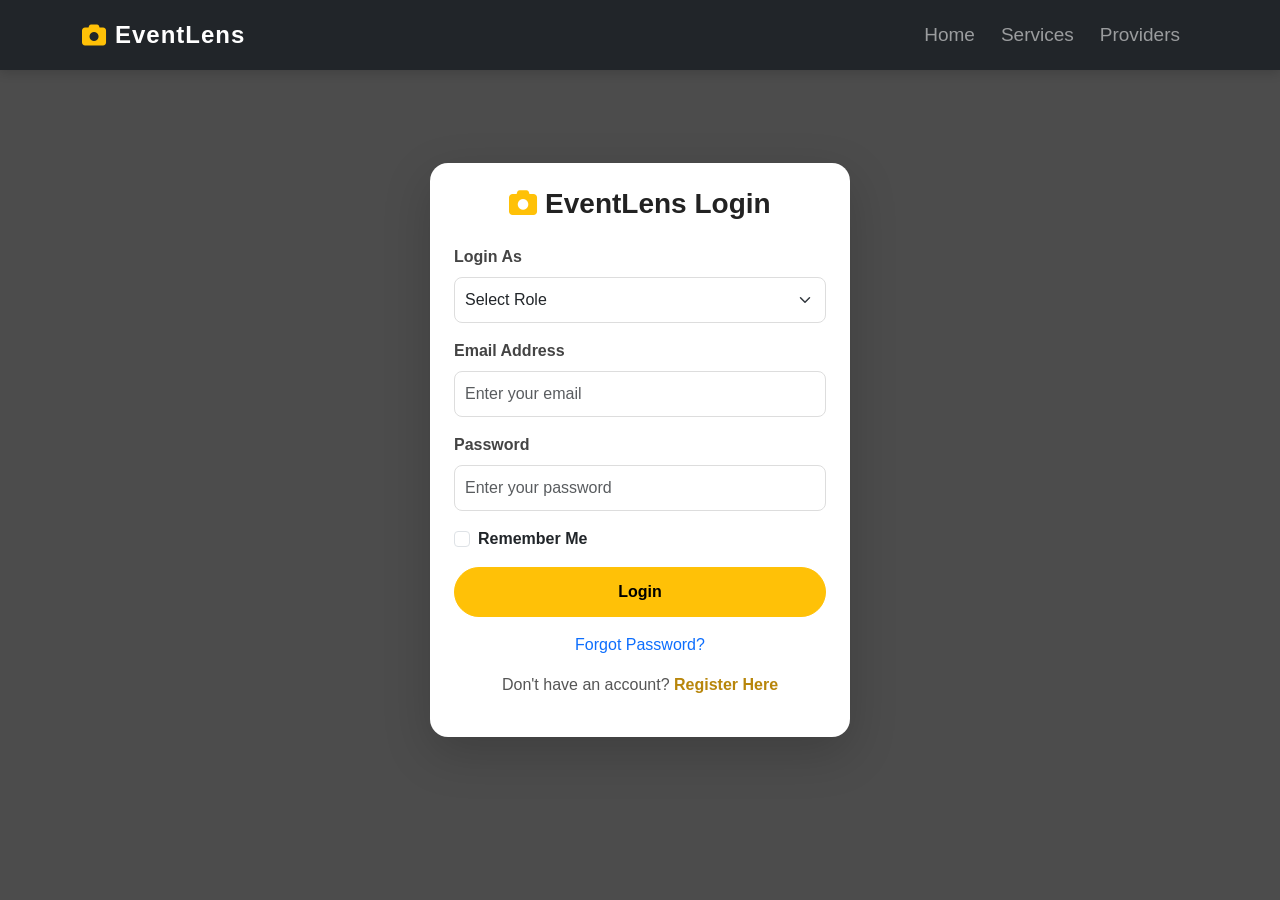
<file: src/main/resources/static/pages/login.html>
<!DOCTYPE html>
<html lang="en">
<head>
    <meta charset="UTF-8">
    <meta name="viewport" content="width=device-width, initial-scale=1.0">
    <title>Login | EventLens</title>

    <!-- Bootstrap -->
    <link href="https://cdn.jsdelivr.net/npm/bootstrap@5.3.3/dist/css/bootstrap.min.css" rel="stylesheet">

    <!-- Font Awesome -->
    <link href="https://cdnjs.cloudflare.com/ajax/libs/font-awesome/6.5.1/css/all.min.css" rel="stylesheet">

    <!-- Custom CSS -->
    <link rel="stylesheet" href="../styles/style.css">
</head>

<body class="login-body">

<!-- ================= NAVBAR ================= -->
<nav class="navbar navbar-expand-lg navbar-dark bg-dark fixed-top">
    <div class="container">

        <a class="navbar-brand fw-bold d-flex align-items-center" href="../index.html">
            <i class="fa fa-camera text-warning me-2 fs-4"></i>
            EventLens
        </a>

        <button class="navbar-toggler" type="button"
                data-bs-toggle="collapse"
                data-bs-target="#navMenu">
            <span class="navbar-toggler-icon"></span>
        </button>

        <div class="collapse navbar-collapse" id="navMenu">

            <ul class="navbar-nav ms-auto">

                <li class="nav-item">
                    <a class="nav-link" href="../index.html">Home</a>
                </li>

                <li class="nav-item">
                    <a class="nav-link" href="../index.html#services">Services</a>
                </li>

                <li class="nav-item">
                    <a class="nav-link" href="../providers.html">Providers</a>
                </li>

            </ul>

        </div>
    </div>
</nav>

<!-- ================= LOGIN FORM ================= -->

<div class="container d-flex justify-content-center align-items-center vh-100">

    <div class="card login-card shadow-lg p-4" style="width:420px;">

        <h3 class="text-center mb-4">
            <i class="fa fa-camera text-warning"></i>
            EventLens Login
        </h3>

        <form>

            <!-- Login As -->
            <div class="mb-3">
                <label class="form-label">Login As</label>

                <select class="form-select" id="role">
                    <option value="" >Select Role</option>
                    <option value="admin">Admin</option>
                    <option value="customer">Customer</option>
                    <option value="provider">Provider</option>
                </select>
            </div>

            <!-- Email -->
            <div class="mb-3">

                <label class="form-label">Email Address</label>

                <input
                        type="email"
                        id="email"
                        class="form-control"
                        placeholder="Enter your email"
                        required>

            </div>

            <!-- Password -->
            <div class="mb-3">

                <label class="form-label">Password</label>

                <input
                        type="password"
                        id="password"
                        class="form-control"
                        placeholder="Enter your password"
                        required>

            </div>

            <!-- Remember Me -->
            <div class="mb-3 form-check">

                <input
                        type="checkbox"
                        class="form-check-input"
                        id="remember">

                <label class="form-check-label" for="remember">
                    Remember Me
                </label>

            </div>

            <!-- Login Button -->
            <button
                    type="button"
                    class="btn btn-warning w-100"
                    onclick="loginUser()">

                Login

            </button>

            <!-- Forgot Password -->

            <div class="text-center mt-3">

                <a href="#" class="text-decoration-none">
                    Forgot Password?
                </a>

            </div>

            <!-- Register -->

            <div class="text-center mt-3">

                <p>

                    Don't have an account?

                    <a href="register.html"
                       class="fw-bold register-link">

                        Register Here

                    </a>

                </p>

            </div>

        </form>

    </div>

</div>

<!-- Bootstrap JS -->
<script src="https://cdn.jsdelivr.net/npm/bootstrap@5.3.3/dist/js/bootstrap.bundle.min.js"></script>

<script src="../js/login.js"></script>

</body>
</html>
</file>
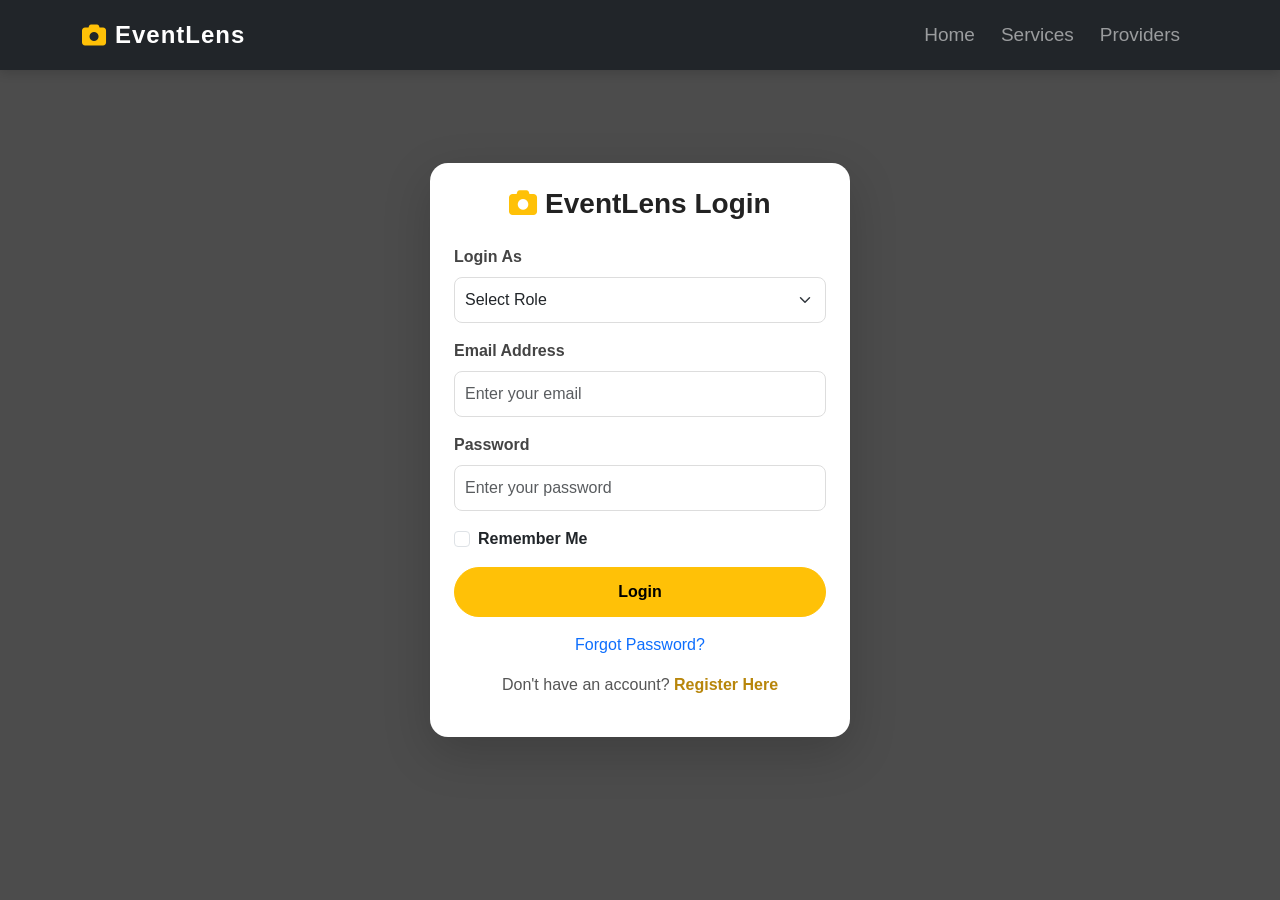
<file: src/main/resources/static/pages/payment.html>
<!DOCTYPE html>
<html lang="en">
<head>

 <meta charset="UTF-8">
 <meta name="viewport" content="width=device-width, initial-scale=1.0">

 <title>Payment | EventLens</title>

 <!-- Bootstrap -->
 <link href="https://cdn.jsdelivr.net/npm/bootstrap@5.3.3/dist/css/bootstrap.min.css" rel="stylesheet">

 <!-- Font Awesome -->
 <link href="https://cdnjs.cloudflare.com/ajax/libs/font-awesome/6.5.1/css/all.min.css" rel="stylesheet">

 <!-- CSS -->
 <link rel="stylesheet" href="../styles/style.css">

</head>

<body class="dashboard-bg">

<!-- ================= NAVBAR ================= -->

<nav class="navbar navbar-expand-lg navbar-dark bg-dark">

 <div class="container">

  <a class="navbar-brand fw-bold" href="../index.html">

   <i class="fa-solid fa-camera text-warning me-2"></i>

   EventLens

  </a>

  <div class="ms-auto">

   <a href="customer_dashboard.html"
      class="btn btn-outline-light me-2">

    Dashboard

   </a>

   <button class="btn btn-danger"
           onclick="logout()">

    Logout

   </button>

  </div>

 </div>

</nav>

<!-- ================= TITLE ================= -->

<div class="container mt-5">

 <div class="text-center">

  <h2 class="fw-bold">

   Complete Your Payment

  </h2>

  <p class="text-muted">

   Your booking has been confirmed.
   Complete the payment to secure your reservation.

  </p>

 </div>

</div>

<!-- ================= PAYMENT ================= -->

<div class="container mt-4 mb-5">

 <div class="row g-4">

  <!-- Booking Summary -->

  <div class="col-lg-5">

   <div class="card shadow border-0 h-100">

    <div class="card-header bg-warning">

     <h4 class="mb-0">

      <i class="fa fa-calendar-check me-2"></i>

      Booking Summary

     </h4>

    </div>

    <div class="card-body">

     <p>

      <strong>Provider :</strong>

      <span id="providerName"></span>

     </p>

     <p>

      <strong>Package :</strong>

      <span id="packageName"></span>

     </p>

     <p>

      <strong>Event :</strong>

      <span id="eventType"></span>

     </p>

     <p>

      <strong>Date :</strong>

      <span id="eventDate"></span>

     </p>

     <p>

      <strong>Time :</strong>

      <span id="eventTime"></span>

     </p>

     <hr>

     <h3 class="text-warning fw-bold"
         id="amount"></h3>

    </div>

   </div>

  </div>

  <!-- Payment Form -->

  <div class="col-lg-7">

   <div class="card shadow border-0">

    <div class="card-header bg-dark text-white">

     <h4 class="mb-0">

      <i class="fa fa-credit-card me-2"></i>

      Payment Details

     </h4>

    </div>

    <div class="card-body">

     <form id="paymentForm">

      <!-- Method -->

      <div class="mb-3">

       <label class="form-label">

        Payment Method

       </label>

       <select
               id="paymentMethod"
               class="form-select"
               required>

        <option value="">

         Select Payment Method

        </option>

        <option value="CREDIT_CARD">

         Credit Card

        </option>

        <option value="DEBIT_CARD">

         Debit Card

        </option>

        <option value="DIGITAL_WALLET">

         Digital Wallet

        </option>

       </select>

      </div>

      <!-- Card Holder -->

      <div class="mb-3">

       <label class="form-label">

        Card Holder Name

       </label>

       <input
               id="cardHolder"
               type="text"
               class="form-control"
               placeholder="Enter Card Holder's Name"
               required>

      </div>

      <!-- Card Number -->

      <div class="mb-3">

       <label class="form-label">

        Card Number

       </label>

       <input
               id="cardNumber"
               type="text"
               maxlength="19"
               class="form-control"
               placeholder="Enter Card Number"
               required>

      </div>

      <div class="row">

       <div class="col-md-6">

        <label class="form-label">

         Expiry Date

        </label>

        <input
                id="expiryDate"
                type="month"
                class="form-control"
                placeholder="Enter Expiry Date"
                required>

       </div>

       <div class="col-md-6">

        <label class="form-label">

         CVV

        </label>

        <input
                id="cvv"
                type="password"
                maxlength="3"
                class="form-control"
                placeholder="Enter CVV"
                required>

       </div>

      </div>

      <div class="mt-3">

       <label class="form-label">

        Billing Address

       </label>

       <textarea
               id="billingAddress"
               rows="3"
               class="form-control"
               placeholder="Enter Billing Address"
               required></textarea>

      </div>

      <div class="form-check mt-4">

       <input
               class="form-check-input"
               type="checkbox"
               id="agree">

       <label class="form-check-label"
              for="agree">

        I agree to the payment terms &
        conditions.

       </label>

      </div>

      <hr>

      <div class="d-flex justify-content-between">

       <a href="customer_dashboard.html"
          class="btn btn-outline-secondary">

        <i class="fa fa-arrow-left me-2"></i>

        Back

       </a>

       <button
               type="button"
               class="btn btn-success"
               onclick="confirmPayment()">

        <i class="fa fa-credit-card me-2"></i>

        Confirm Payment

       </button>

      </div>

     </form>

    </div>

   </div>

  </div>

 </div>

</div>

<footer class="bg-dark text-white text-center p-3">

 © 2026 EventLens | Secure Payment

</footer>

<script src="https://cdn.jsdelivr.net/npm/bootstrap@5.3.3/dist/js/bootstrap.bundle.min.js"></script>

<script src="../js/payment.js"></script>

</body>

</html>
</file>
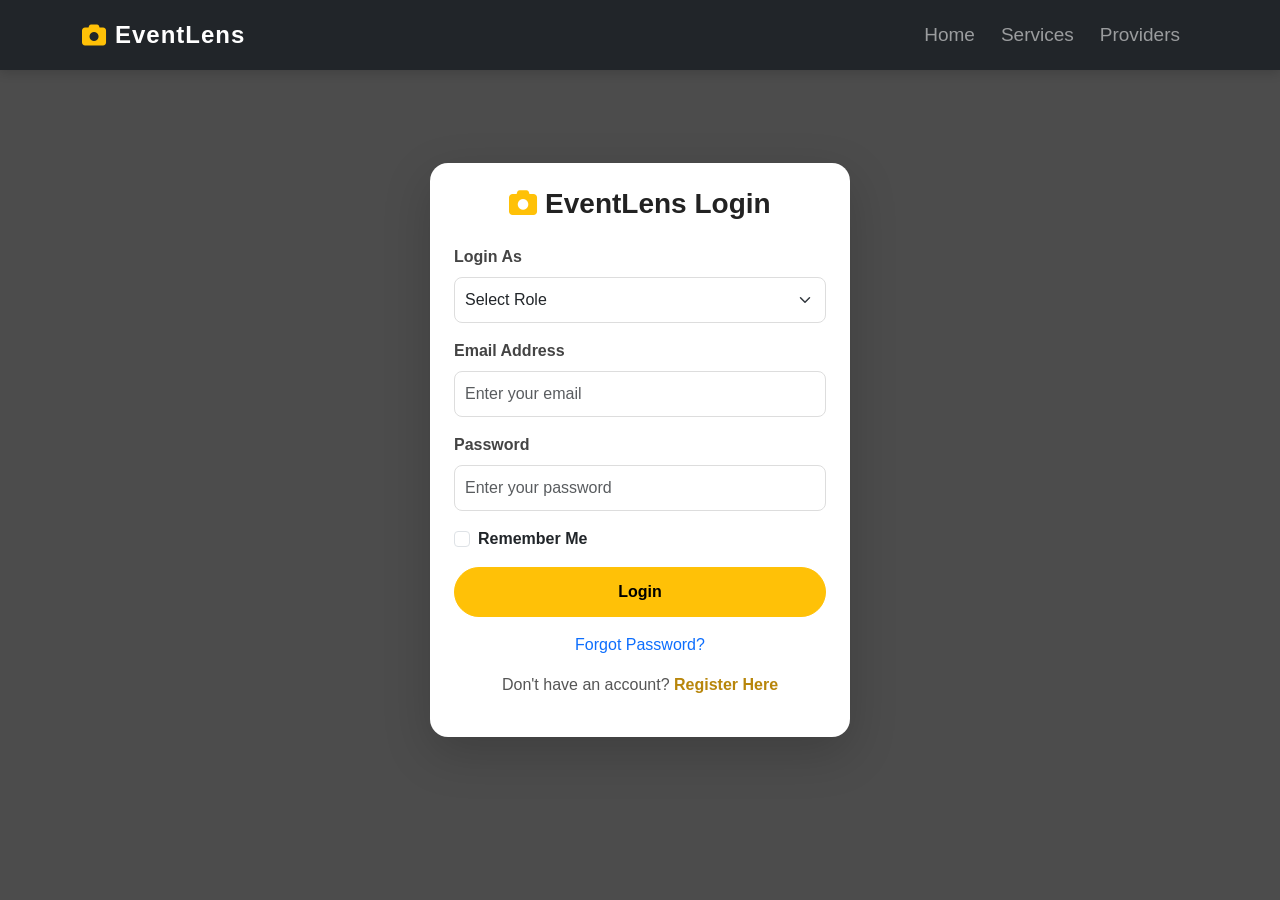
<file: src/main/resources/static/pages/provider_dashboard.html>
<!DOCTYPE html>
<html lang="en">
<head>
  <meta charset="UTF-8">
  <title>Provider Dashboard | EventLens</title>

  <link href="https://cdn.jsdelivr.net/npm/bootstrap@5.3.3/dist/css/bootstrap.min.css" rel="stylesheet">
  <link href="https://cdnjs.cloudflare.com/ajax/libs/font-awesome/6.5.1/css/all.min.css" rel="stylesheet">

  <link rel="stylesheet" href="../styles/style.css">
</head>

<body class="dashboard-body">

<!-- ================= NAVBAR ================= -->
<nav class="navbar navbar-dark bg-dark">
  <div class="container">

    <a class="navbar-brand fw-bold" href="../index.html">
      <i class="fa fa-camera text-warning me-2"></i>
        Provider Dashboard </a>

    <div class="ms-auto d-flex align-items-center">

      <a href="../index.html"
         class="btn btn-outline-light btn-sm me-2">
        Home
      </a>

      <button class="btn btn-outline-warning btn-sm me-2"
              onclick="showProfile()">
        My Profile
      </button>

      <!-- Notification -->
      <div class="dropdown me-3">

        <button class="btn btn-outline-light position-relative"
                data-bs-toggle="dropdown"
                onclick="loadNotifications()">

          <i class="fa-solid fa-bell"></i>

          <span id="notificationCount"
                class="position-absolute top-0 start-100 translate-middle badge rounded-pill bg-danger">

            0

        </span>

        </button>

        <ul id="notificationList"
            class="dropdown-menu dropdown-menu-end shadow"
            style="width:350px; max-height:400px; overflow-y:auto;">

          <li>
            <h6 class="dropdown-header">
              Notifications
            </h6>
          </li>

        </ul>

      </div>

      <button class="btn btn-danger btn-sm"
              onclick="logout()">
        Logout
      </button>

    </div>

  </div>
</nav>

<!-- ================= WELCOME ================= -->

<div class="container mt-5">

  <div class="card shadow-lg border-0 p-4">

    <h2 class="fw-bold">
      Welcome Back,
      <span class="text-warning" id="navProviderName"></span>
    </h2>

    <p class="text-muted">
      Here's your provider dashboard. Manage bookings, packages, portfolio, and monitor your business performance from one place.
    </p>

  </div>

</div>

<!-- ================= DASHBOARD CARDS ================= -->

<div class="container mt-5">

  <div class="row g-4 justify-content-center">

    <!-- Profile -->
    <div class="col-lg col-md-6">
      <div class="dashboard-card profile-card">

        <i class="fa-solid fa-user fa-3x text-warning mb-3"></i>

        <h5>My Profile</h5>

        <p>View and update your profile information.</p>

        <button class="btn btn-warning"
                onclick="window.location.href='provider_profile.html'">
          View
        </button>

      </div>
    </div>

    <!-- Packages -->
    <div class="col-lg col-md-6">
      <div class="dashboard-card package-card">
        <i class="fa-solid fa-box-open fa-3x text-success mb-3"></i>

        <h5>My Packages</h5>

        <p>Manage your photography packages.</p>

        <button class="btn btn-success"
                onclick="showPackages()">
          View
        </button>

      </div>
    </div>

    <!-- Booking Requests -->
    <div class="col-lg col-md-6">
      <div class="dashboard-card booking-card">

        <i class="fa-solid fa-calendar-check fa-3x text-primary mb-3"></i>

        <h5>Booking Requests</h5>

        <p>View and manage customer bookings.</p>

        <button class="btn btn-primary"
                onclick="showBookings()">
          Open
        </button>

      </div>
    </div>

    <!-- Dashboard Summary -->
    <div class="col-lg col-md-6">
      <div class="dashboard-card summary-card">

        <i class="fa-solid fa-chart-line fa-3x text-info mb-3"></i>

        <h5>Dashboard Summary</h5>

        <p>Check your booking statistics.</p>

        <button class="btn btn-info"
                onclick="showSummary()">
          View
        </button>

      </div>
    </div>

    <!-- Reviews -->
    <div class="col-lg col-md-6">
      <div class="dashboard-card review-card">

        <i class="fa-solid fa-star fa-3x text-danger mb-3"></i>

        <h5>My Reviews</h5>

        <p>Read customer ratings and reviews.</p>

        <button class="btn btn-danger"
                onclick="showReviews()">
          Open
        </button>

      </div>
    </div>

  </div>

</div>

<div class="container mt-5" id="profileSection" style="display:none;">

  <div class="card shadow border-0">

    <div class="card-header bg-warning text-dark">
      <h4>My Profile</h4>
    </div>

    <div class="card-body">

      <p><b>Name :</b> <span id="providerName"></span></p>
      <p><b>Role :</b> <span id="providerRole"></span></p>
      <p><b>Email :</b> <span id="providerEmail"></span></p>

      <button class="btn btn-warning">
        Edit Profile
      </button>

    </div>

  </div>

  <div class="card shadow border-0 mt-4">

    <div class="card-header bg-secondary text-white">
      <h4>Portfolio</h4>
    </div>

    <div class="card-body">

      <div class="row">

        <div class="col-md-4">
          <img src="https://via.placeholder.com/200"
               class="img-fluid rounded">
        </div>

        <div class="col-md-4">
          <img src="https://via.placeholder.com/200"
               class="img-fluid rounded">
        </div>

        <div class="col-md-4">
          <img src="https://via.placeholder.com/200"
               class="img-fluid rounded">
        </div>

      </div>

    </div>

  </div>

</div>

<div class="container mt-5" id="packagesSection" style="display:none;">

  <div class="card shadow border-0">

    <div class="card-header bg-success text-white">

      <h4>My Packages</h4>

    </div>

    <div class="card-body">

      <button class="btn btn-success mb-3"
              onclick="showAddPackageForm()">
        + Add Package
      </button>

      <div id="packageList"></div>

    </div>

  </div>

</div>

<div class="container mt-5" id="bookingsSection" style="display:none;">

  <div class="card shadow border-0">

    <div class="card-header bg-primary text-white">

      <h4>Booking Requests</h4>

    </div>

    <div class="card-body">

      <table class="table table-hover">

        <thead>

        <tr>

          <th>Customer</th>
          <th>Package</th>
          <th>Event</th>
          <th>Date</th>
          <th>Status</th>
          <th>Action</th>

        </tr>

        </thead>

        <tbody id="bookingTableBody">

        </tbody>

      </table>

    </div>

  </div>

</div>

<div class="container mt-5" id="summarySection" style="display:none;">

  <div class="card shadow border-0">

    <div class="card-header bg-info text-white">

      <h4>Dashboard Summary</h4>

    </div>

    <div class="card-body">

      <div class="row text-center">

        <div class="col-md-3">
          <h2 id="totalBookings">0</h2>
          <p>Total Bookings</p>
        </div>

        <div class="col-md-3">
          <h2 id="totalPackages">0</h2>
          <p>Packages</p>
        </div>

        <div class="col-md-3">
          <h2 id="completedBookings">0</h2>
          <p>Completed</p>
        </div>

        <div class="col-md-3">
          <h2 id="pendingBookings">0</h2>
          <p>Pending</p>
        </div>

      </div>

    </div>

  </div>

</div>

<div class="container mt-5" id="reviewsSection" style="display:none;">

  <div class="card shadow border-0">

    <div class="card-header bg-danger text-white">
      <h4>Customer Reviews</h4>
    </div>

    <div class="card-body">

      <table class="table table-bordered">

        <thead>

        <tr>
          <th>Customer</th>
          <th>Rating</th>
          <th>Comment</th>
          <th>Event</th>
        </tr>

        </thead>

        <tbody id="reviewsBody">

        </tbody>

      </table>

    </div>

  </div>

</div>

<!-- Add Package Modal -->
<div class="modal fade" id="packageModal">

  <div class="modal-dialog">

    <div class="modal-content">

      <div class="modal-header">
        <h5>Add Package</h5>
      </div>

      <div class="modal-body">

        <input id="pkgName"
               class="form-control mb-2"
               placeholder="Package Name">

        <input id="pkgPrice"
               type="number"
               class="form-control mb-2"
               placeholder="Price">

        <input id="pkgHours"
               type="number"
               class="form-control mb-2"
               placeholder="Hours">

        <textarea id="pkgDescription"
                  class="form-control"
                  placeholder="Description"></textarea>

      </div>

      <div class="modal-footer">

        <button class="btn btn-success"
                onclick="savePackage()">
          Save
        </button>

      </div>

    </div>

  </div>

</div>

<!-- Edit Package Modal -->
<div class="modal fade" id="editPackageModal">

  <div class="modal-dialog">

    <div class="modal-content">

      <div class="modal-header">
        <h5>Edit Package</h5>

        <button class="btn-close" data-bs-dismiss="modal"></button>
      </div>

      <div class="modal-body">

        <input type="hidden" id="editPkgId">

        <input
                id="editPkgName"
                class="form-control mb-3"
                placeholder="Package Name">

        <input
                id="editPkgPrice"
                type="number"
                class="form-control mb-3"
                placeholder="Price">

        <input
                id="editPkgHours"
                type="number"
                class="form-control mb-3"
                placeholder="Hours">

        <textarea
                id="editPkgDescription"
                class="form-control"
                placeholder="Description"></textarea>

      </div>

      <div class="modal-footer">

        <button class="btn btn-secondary"
                data-bs-dismiss="modal">
          Cancel
        </button>

        <button class="btn btn-success"
                onclick="updatePackage()">
          Update Package
        </button>

      </div>

    </div>

  </div>

</div>

<footer class="bg-dark text-white text-center mt-5 p-3">

  © 2026 EventLens | Provider Dashboard

</footer>

<script src="https://cdn.jsdelivr.net/npm/bootstrap@5.3.3/dist/js/bootstrap.bundle.min.js"></script>

  <script src="../js/provider_dashboard.js"></script>

</body>
</html>
</file>
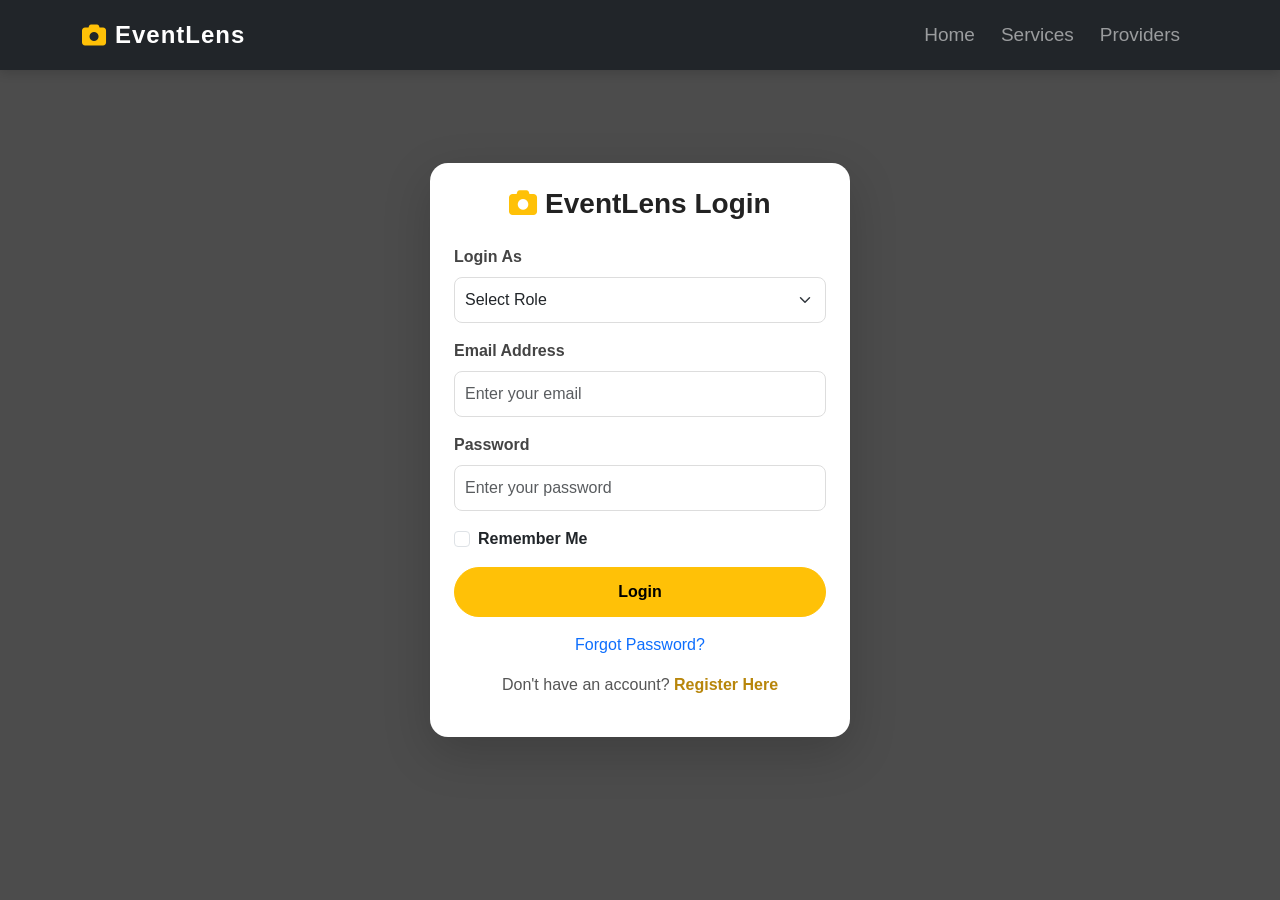
<file: src/main/resources/static/pages/provider_profile.html>
<!DOCTYPE html>
<html lang="en">
<head>

  <meta charset="UTF-8">
  <meta name="viewport" content="width=device-width, initial-scale=1.0">

  <title>Provider Profile | EventLens</title>

  <link href="https://cdn.jsdelivr.net/npm/bootstrap@5.3.3/dist/css/bootstrap.min.css" rel="stylesheet">
  <link href="https://cdnjs.cloudflare.com/ajax/libs/font-awesome/6.5.1/css/all.min.css" rel="stylesheet">

</head>

<body class="bg-light">

<!-- NAVBAR -->

<nav class="navbar navbar-dark bg-dark">

  <div class="container">

    <a href="provider_dashboard.html"
       class="navbar-brand">

      <i class="fa fa-arrow-left me-2"></i>

      Back to Dashboard

    </a>

  </div>

</nav>

<!-- PROFILE -->

<div class="container mt-5">

  <div class="card shadow border-0">

    <div class="card-body p-5">

      <div class="row">

        <!-- LEFT SIDE -->

        <div class="col-md-4 text-center border-end">

          <img src="../images/provider1.jpg"
               class="rounded-circle shadow mb-3"
               width="180"
               height="180">

          <h3 id="providerName"></h3>

          <p class="text-muted fs-5"
             id="providerRole"></p>

          <button class="btn btn-warning mt-3"
                  onclick="openEditProfile()">

            <i class="fa fa-pen"></i>

            Edit Profile

          </button>

        </div>

        <!-- RIGHT SIDE -->

        <div class="col-md-8">

          <h3 class="mb-4">

            <i class="fa fa-user text-warning me-2"></i>

            Personal Information

          </h3>

          <div class="row">

            <div class="col-md-6 mb-4">

              <label class="fw-bold text-secondary">

                Email

              </label>

              <p id="providerEmail"
                 class="fs-5"></p>

            </div>

            <div class="col-md-6 mb-4">

              <label class="fw-bold text-secondary">

                Phone

              </label>

              <p id="providerPhone"
                 class="fs-5"></p>

            </div>

            <div class="col-md-6 mb-4">

              <label class="fw-bold text-secondary">

                Location

              </label>

              <p id="providerLocation"
                 class="fs-5"></p>

            </div>

            <div class="col-md-6 mb-4">

              <label class="fw-bold text-secondary">

                Experience

              </label>

              <p id="providerExperience"
                 class="fs-5"></p>

            </div>

            <div class="col-12">

              <label class="fw-bold text-secondary">

                About Me

              </label>

                <p id="providerAbout"
                   class="fs-5"></p>


            </div>

          </div>

        </div>

      </div>

    </div>

  </div>

  <!-- PORTFOLIO -->

  <div class="card shadow border-0 mt-5">

    <div class="card-header bg-dark text-white">

      <h4 class="mb-0">

        <i class="fa fa-images me-2"></i>

        Portfolio

      </h4>

    </div>

    <div class="card-body">

      <div class="row g-4">

        <div class="col-md-4">

          <img src="../images/provider1.jpg"
               class="img-fluid rounded shadow">

        </div>

        <div class="col-md-4">

          <img src="../images/provider2.jpg"
               class="img-fluid rounded shadow">

        </div>

        <div class="col-md-4">

          <img src="../images/provider3.jpg"
               class="img-fluid rounded shadow">

        </div>

      </div>

    </div>

  </div>

</div>

<!-- EDIT PROFILE MODAL -->

<div class="modal fade"
     id="editProfileModal">

  <div class="modal-dialog">

    <div class="modal-content">

      <div class="modal-header">

        <h5>Edit Profile</h5>

        <button class="btn-close"
                data-bs-dismiss="modal"></button>

      </div>

      <div class="modal-body">

        <label class="form-label">

          Business Name

        </label>

        <input id="editName"
               class="form-control mb-3">

        <label class="form-label">

          Phone

        </label>

        <input id="editPhone"
               class="form-control mb-3">

        <label class="form-label">

          Location

        </label>

        <input id="editLocation"
               class="form-control mb-3">

        <label class="form-label">

          Experience

        </label>

        <input id="editExperience"
               class="form-control mb-3">

        <label class="form-label">

          About Me

        </label>

        <textarea id="editAbout"
                  rows="4"
                  class="form-control"></textarea>

      </div>

      <div class="modal-footer">

        <button class="btn btn-secondary"
                data-bs-dismiss="modal">

          Cancel

        </button>

        <button class="btn btn-success"
                onclick="updateProfile()">

          <i class="fa fa-save me-1"></i>

          Save Changes

        </button>

      </div>

    </div>

  </div>

</div>

<script src="https://cdn.jsdelivr.net/npm/bootstrap@5.3.3/dist/js/bootstrap.bundle.min.js"></script>

<script src="../js/provider_profile.js"></script>

</body>
</html>
</file>
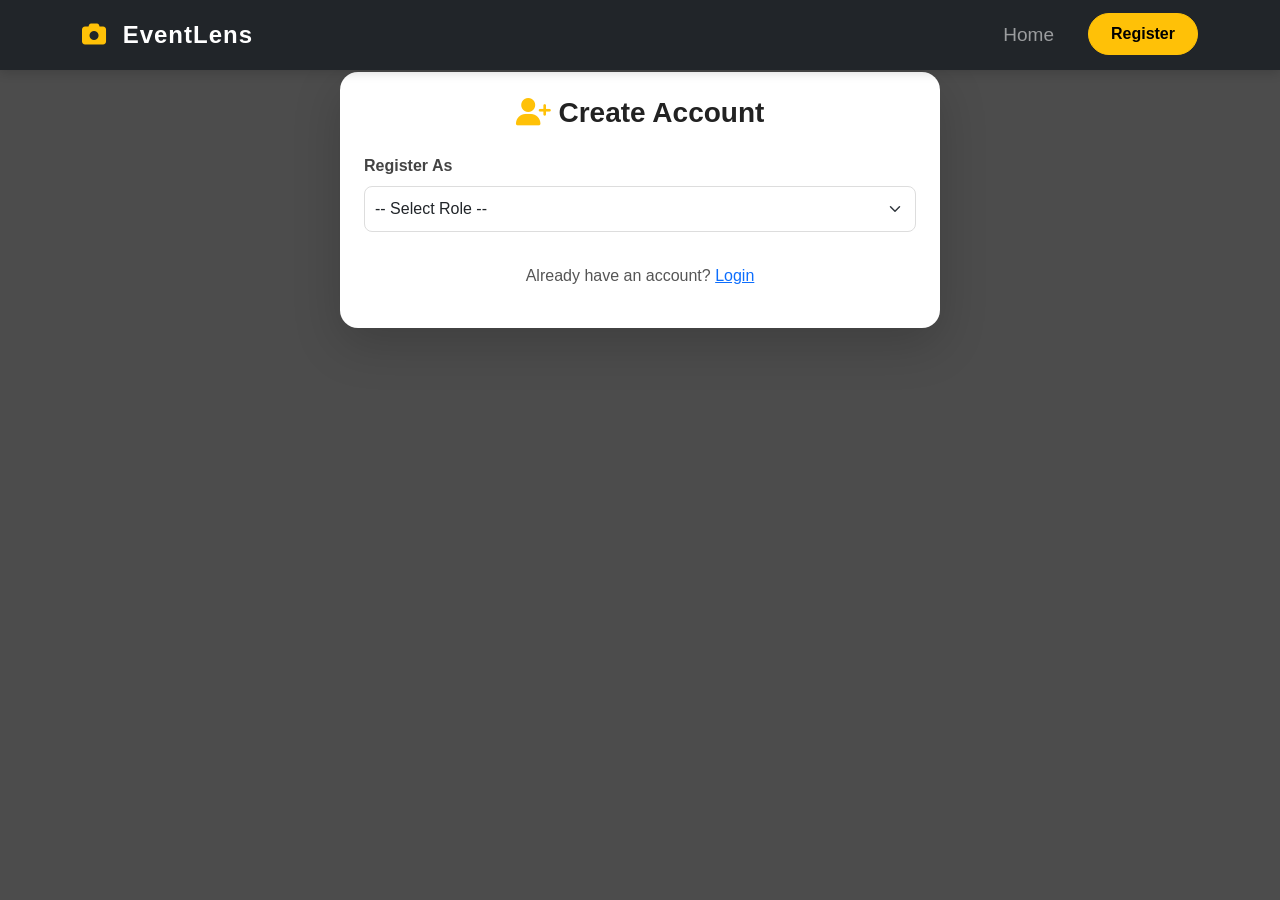
<file: src/main/resources/static/pages/register.html>
<!DOCTYPE html>
<html lang="en">
<head>
    <meta charset="UTF-8">
    <meta name="viewport" content="width=device-width, initial-scale=1.0">
    <title>Register | EventLens</title>

    <!-- Bootstrap -->
    <link href="https://cdn.jsdelivr.net/npm/bootstrap@5.3.3/dist/css/bootstrap.min.css" rel="stylesheet">

    <!-- Font Awesome -->
    <link href="https://cdnjs.cloudflare.com/ajax/libs/font-awesome/6.5.1/css/all.min.css" rel="stylesheet">

    <link rel="stylesheet" href="../styles/style.css">
</head>


<body class="register-body">

<!-- ================= NAVBAR ================= -->
<nav class="navbar navbar-expand-lg navbar-dark bg-dark fixed-top">
    <div class="container">
        <a class="navbar-brand fw-bold" href="../index.html">
            <i class="fa fa-camera text-warning me-2"></i>
            EventLens
        </a>

        <button class="navbar-toggler" type="button" data-bs-toggle="collapse" data-bs-target="#navMenu">
            <span class="navbar-toggler-icon"></span>
        </button>

        <div class="collapse navbar-collapse" id="navMenu">
            <ul class="navbar-nav ms-auto">

                <li class="nav-item">
                    <a class="nav-link" href="../index.html">Home</a>
                </li>

                <li class="nav-item">
                    <a class="btn btn-warning ms-3" href="register.html">Register</a>
                </li>

            </ul>
        </div>
    </div>
</nav>

.register-body {
padding-top: 70px;
}

<div class="container py-5">

    <div class="card shadow-lg p-4 register-card">

        <h3 class="text-center mb-4">
            <i class="fa fa-user-plus text-warning"></i> Create Account
        </h3>

        <!-- ROLE SELECT -->
        <div class="mb-3">
            <label class="form-label">Register As</label>
            <select class="form-select" id="roleSelect" onchange="showForm()">
                <option value="">-- Select Role --</option>
                <option value="customer">Customer</option>
                <option value="provider">Provider</option>
            </select>
        </div>

        <!-- ================= CUSTOMER FORM ================= -->
        <form id="customerForm" class="d-none" onsubmit="registerUser(event)">

            <h5 class="mb-3 text-primary">Customer Details</h5>

            <div class="mb-3">
                <input type="text" id="customerName" class="form-control" placeholder="Full Name">
            </div>

            <div class="mb-3">
                <input type="email" id="customerEmail" class="form-control" placeholder="Email">
            </div>

            <div class="mb-3">
                <input type="password" id="customerPassword" class="form-control" placeholder="Password">
            </div>

            <div class="mb-3">
                <input type="text" class="form-control" placeholder="Phone Number">
            </div>

            <button class="btn btn-primary w-100">Register as Customer</button>

        </form>

        <!-- ================= PROVIDER FORM ================= -->
        <form id="providerForm" class="d-none" onsubmit="registerUser(event)">

            <h5 class="mb-3 text-success">Provider Details</h5>

            <div class="mb-3">
                <input type="text" id="providerName" class="form-control" placeholder="Full Name">
            </div>

            <div class="mb-3">
                <input type="email" id="providerEmail" class="form-control" placeholder="Email">
            </div>

            <div class="mb-3">
                <input type="password" id="providerPassword" class="form-control" placeholder="Password">
            </div>

            <div class="mb-3">
                <input type="text" class="form-control" placeholder="Phone Number">
            </div>


            <div class="mb-3">
            <select id="providerRole" class="form-select">
                <option value="">-- Select Role --</option>

                <option value="PHOTOGRAPHER">
                    Photographer
                </option>

                <option value="VIDEOGRAPHER">
                    Videographer
                </option>
            </select>
            </div>

            <!-- EXTRA PROVIDER FIELDS -->
            <div class="mb-3">
                <textarea class="form-control" placeholder="About Yourself / Experience"></textarea>
            </div>

            <div class="mb-3">
                <label class="form-label">Upload 3 Best Photos</label>

                <input type="file" class="form-control mb-2" accept="image/*">
                <input type="file" class="form-control mb-2" accept="image/*">
                <input type="file" class="form-control" accept="image/*">

                <small class="text-muted">Upload your best work (for portfolio display)</small>
            </div>

            <div class="mb-3">
                <input type="text" class="form-control" placeholder="Address">
            </div>

            <div class="mb-3">
                <input type="text" class="form-control" placeholder="Telephone / Business Number">
            </div>

            <div class="mb-3">
                <label class="form-label">Profile Photo</label>
                <input type="file" class="form-control" accept="image/*">
            </div>

            <button class="btn btn-success w-100">Register as Provider</button>

        </form>

        <div class="text-center mt-3">
            <p>Already have an account? <a href="login.html">Login</a></p>
        </div>

    </div>

</div>

<script src="../js/register.js"></script>

</body>
</html>
</file>
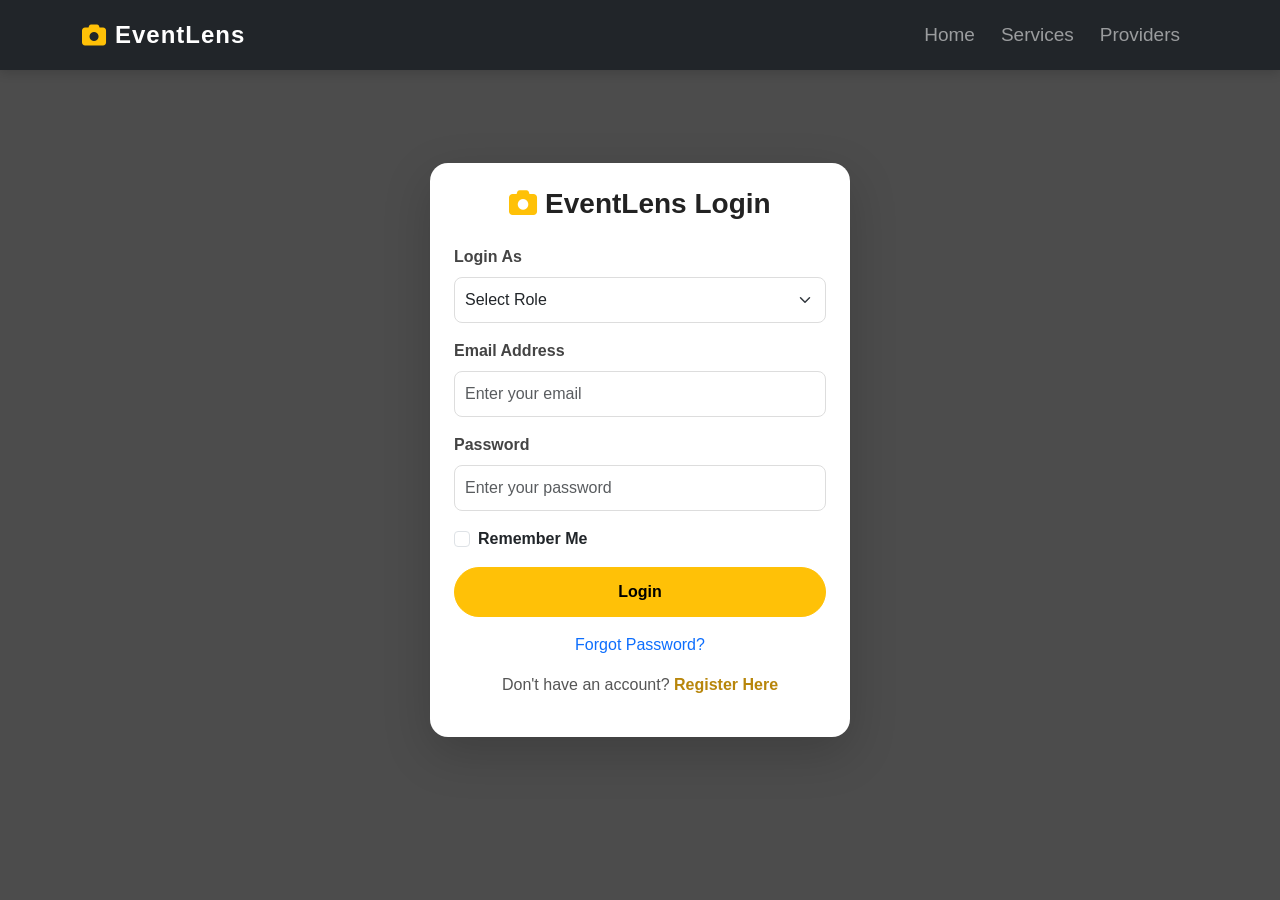
<file: src/main/resources/static/pages/review.html>
<!DOCTYPE html>
<html lang="en">
<head>
<meta charset="UTF-8">
<meta name="viewport" content="width=device-width, initial-scale=1.0">

<title>Review Provider | EventLens</title>

<link href="https://cdn.jsdelivr.net/npm/bootstrap@5.3.3/dist/css/bootstrap.min.css" rel="stylesheet">
<link href="https://cdnjs.cloudflare.com/ajax/libs/font-awesome/6.5.1/css/all.min.css" rel="stylesheet">
<link rel="stylesheet" href="../styles/style.css">

</head>

<body class="review-body">

<!-- NAVBAR -->
<nav class="navbar navbar-dark bg-dark">
    <div class="container">

        <a class="navbar-brand" href="customer_dashboard.html">
            <i class="fa fa-arrow-left me-2"></i>
            Back to Dashboard
        </a>

    </div>
</nav>

<div class="container py-5">

<div class="row justify-content-center">

<div class="col-lg-7">

<div class="card shadow review-card">

<div class="card-body p-5">

<h2 class="text-center mb-4">
<i class="fa fa-star text-warning"></i>
Leave Your Review
</h2>

<form>

<div class="mb-3">

<label class="form-label">Provider</label>

<input
type="text"
class="form-control"
id="providerName"
readonly>

</div>

<div class="mb-4 text-center">

<label class="form-label d-block mb-3">

Rate Your Experience

</label>

<div class="star-rating">

<i class="fa-regular fa-star star" data-value="1"></i>
<i class="fa-regular fa-star star" data-value="2"></i>
<i class="fa-regular fa-star star" data-value="3"></i>
<i class="fa-regular fa-star star" data-value="4"></i>
<i class="fa-regular fa-star star" data-value="5"></i>

</div>

<input type="hidden" id="rating" value="0">

<p class="mt-3 fw-bold" id="ratingText">

No Rating Selected

</p>

</div>

<div class="mb-4">

<label class="form-label">

Write Review

</label>

<textarea
        id="comment"
        class="form-control"
        rows="5"
placeholder="Share your experience..."></textarea>

</div>

<button
type="button"
class="btn btn-warning w-100"
onclick="submitReview()">

Submit Review

</button>

</form>

</div>

</div>

</div>

</div>

</div>
<script src="../js/review.js"></script>


</body>
</html>
</file>
<file: src/main/resources/static/styles/style.css>
/* ================= GENERAL ================= */

body {
    margin: 0;
    padding: 0;
    font-family: Arial, sans-serif;
}

/* ================= HERO SECTION ================= */

.hero-section {
    position: relative;
    height: 100vh;
    overflow: hidden;
}

/* SLIDES */
.slide {
    position: absolute;
    top: 0;
    left: 0;
    width: 100%;
    height: 100%;

    background-size: cover;
    background-position: center;
    background-repeat: no-repeat;

    opacity: 0;
    transition: opacity 1s ease-in-out;

    z-index: 0;
}

/* ACTIVE SLIDE */
.slide.active {
    opacity: 1;
}

/* DARK OVERLAY */
.overlay {
    position: absolute;
    top: 0;
    left: 0;
    width: 100%;
    height: 100%;

    background: rgba(0, 0, 0, 0.6);

    z-index: 1;
}

/* HERO TEXT */
.hero-content {
    position: relative;
    z-index: 2;
    text-align: center;

    top: 50%;
    transform: translateY(-50%);
}

/* TEXT STYLES */
.italic-white {
    font-style: italic;
    color: white;
    font-weight: 400;
}

.bold-white {
    font-weight: 800;
    color: white;
}

.bold-pink {
    font-weight: 800;
    color: #ff4da6;
}

/* ================= SERVICE CARDS ================= */

.service-card {
    transition: 0.3s;
    border: none;
}

.service-card:hover {
    transform: translateY(-10px);
}

/* ================= PROVIDER CARDS ================= */

.provider-card {
    transition: 0.3s;
}

.provider-card:hover {
    transform: scale(1.05);
}

/* ================= BUTTON ================= */

.btn-warning {
    font-weight: bold;
}


/* LOGIN BACKGROUND */
.login-body {
    background: linear-gradient(rgba(0,0,0,0.7), rgba(0,0,0,0.7)),
    url('https://images.unsplash.com/photo-1529634895976-e0c8f7d0f1e3') center/cover;
    height: 100vh;
}

/* LOGIN CARD */
.login-card {
    width: 400px;
    border: none;
    border-radius: 12px;
}
.brand-text {
    letter-spacing: 1px;
    color: white;
}


/*  register form  */
.register-body {
    background: linear-gradient(rgba(0,0,0,0.7), rgba(0,0,0,0.7)),
    url('https://images.unsplash.com/photo-1529634895976-e0c8f7d0f1e3') center/cover;
    min-height: 100vh;
}

.register-card {
    max-width: 600px;
    margin: auto;
    border-radius: 12px;
    border: none;
}
/* navbar*/
.navbar-brand {
    font-size: 24px;
    letter-spacing: 1px;
}

.navbar-nav .nav-link {
    font-size: 19px;
    margin-right: 10px;
}

.navbar .btn {
    font-size: 16px;
    padding: 6px 19px;
}


/* MAIN TITLE */
.hero-title {
    font-size: 4rem;
    font-weight: 800;
    line-height: 1.2;
    margin-bottom: 20px;
}

/* BIG WORDS (Special / Moments) */
.big-text {
    font-size: 4.5rem;
    letter-spacing: 2px;
}

/* SUB TEXT */
.hero-subtext {
    font-size: 1.3rem;
    color: #e0e0e0;
    max-width: 700px;
    margin: 0 auto;
}

/* OPTIONAL: glow effect */
.bold-pink {
    color: #ff4da6;
    text-shadow: 0 0 10px rgba(255, 77, 166, 0.5);
}

.bold-white {
    color: white;
    text-shadow: 0 0 10px rgba(255,255,255,0.2);
}

.hero-content .btn {
    margin-top: 20px;
    padding: 12px 25px;
    font-size: 18px;
    border-radius: 30px;
}

.capture-text {
    font-style: italic;
    font-weight: 180;
    letter-spacing: 2px;
    color: rgba(255,255,255,0.85);
}

.hero-title {
    line-height: 1.1;
}

.service-card {
    background-color: #e6f0ff;  /* light blue */
}

.how-card {
    background-color: #f8f9fa;   /* same as service card */
    color: rgb(21, 20, 20);
    padding: 15px;
    border-radius: 10px;
    transition: 0.3s;
    border-radius: 20px;
}


.register-link {
    color: #b8860b;  /* dark golden color */
    text-decoration: none;
}

.register-link:hover {
    color: #8b6508;  /* even darker on hover */
    text-decoration: underline;
}


/*dashboard*/
.dashboard-body {
    background-color: #f4f6f9;
}

/* PROFILE CARD */
.profile-card {
    border: none;
    border-radius: 12px;
}

/* DASHBOARD CARDS */
.card {
    border-radius: 12px;
}

/* TABLE STYLE */
table {
    background: white;
}




/*providers.html*/
/* PAGE BACKGROUND */
body {
    background-color: #f4f6f9;
}

/* PROVIDER CARD */
.card {
    border: none;
    border-radius: 12px;
    transition: 0.3s;
}

/* HOVER EFFECT */
.card:hover {
    transform: translateY(-8px);
    box-shadow: 0 10px 25px rgba(0,0,0,0.15);
}

/* CARD IMAGE */
.card-img-top {
    border-top-left-radius: 12px;
    border-top-right-radius: 12px;
}

/* BUTTON */
.btn-primary {
    background-color: #055eac;
    border: none;
}

.btn-primary:hover {
    background-color: #918f07;
}



/*provider-profile*/
/* PROFILE CARD */
.card {
    border-radius: 15px;
}

/* PROFILE TITLE */
h2 {
    font-weight: bold;
    color: #222;
}

/* TEXT STYLE */
p {
    color: #555;
}

/* PORTFOLIO IMAGES */
img {
    border-radius: 10px;
    transition: 0.3s;
}

/* IMAGE HOVER EFFECT */
img:hover {
    transform: scale(1.05);
}

/* BOOK BUTTON */
.btn-warning {
    font-weight: bold;
    padding: 12px 30px;
    border-radius: 30px;
}
.card {
    border-radius: 12px;
    transition: 0.3s;
}

.card:hover {
    transform: translateY(-8px);
}
.provider-img {
    height: 200px;
    width: 200px;
    object-fit: cover;
    border-radius: 50%;
    margin: 20px auto 0;
    display: block;
    border: 3px solid #ffc107;
}

/* customer_dashboard*/

/* Dashboard Background */

.dashboard-bg{

    background:#f4f6f9;

}

/* Dashboard Cards */

.dashboard-card{

    border:none;

    border-radius:15px;

    transition:.3s;

}

.dashboard-card:hover{

    transform:translateY(-8px);

    box-shadow:0 12px 25px rgba(0,0,0,.15);

}

/* Table */

.table{

    margin-bottom:0;

}

/* Footer */

footer{

    margin-top:80px;

}




/* ================= BOOKING PAGE ================= */

body {
    background: #f4f6f9;
}

/* Center booking card nicely */
.card {
    border: none;
    border-radius: 12px;
}

/* Booking title */
h3 {
    font-weight: 700;
    color: #222;
}

/* Input fields */
.form-control,
.form-select {
    border-radius: 8px;
    padding: 10px;
    border: 1px solid #ddd;
    transition: 0.3s;
}

/* Focus effect */
.form-control:focus,
.form-select:focus {
    border-color: #ffc107;
    box-shadow: 0 0 8px rgba(255, 193, 7, 0.4);
}

/* Labels */
.form-label {
    font-weight: 600;
    color: #444;
}

/* Button styling */
.btn-warning {
    font-weight: bold;
    padding: 12px;
    border-radius: 8px;
    transition: 0.3s;
}

/* Button hover effect */
.btn-warning:hover {
    background: #e0a800;
    transform: scale(1.02);
}

/* Card shadow improvement */
.shadow {
    box-shadow: 0 8px 20px rgba(0,0,0,0.1) !important;
}

/* Navbar spacing fix */
.navbar {
    padding: 12px 0;
}

/* Small animation for card */
.card {
    animation: fadeIn 0.5s ease-in-out;
}

@keyframes fadeIn {
    from {
        opacity: 0;
        transform: translateY(20px);
    }
    to {
        opacity: 1;
        transform: translateY(0);
    }
}


/*review page*/
/*================ REVIEW PAGE ================*/

.review-body{
    background:#f5f6fa;
}

.review-card{
    border:none;
    border-radius:15px;
}

.star-rating{

    font-size:42px;

}

.star{

    cursor:pointer;

    color:#cfcfcf;

    margin:0 6px;

    transition:.3s;

}

.star:hover{

    transform:scale(1.2);

}

.star.active{

    color:#ffc107;

}

textarea{

    resize:none;

}

.review-card button{

    font-size:18px;

    font-weight:bold;

}




/*customer_profile*/

/*================ CUSTOMER PROFILE =================*/

.customer-profile-img{

    width:220px;
    height:220px;

    border-radius:50%;

    object-fit:cover;

    border:6px solid #ffc107;

    box-shadow:0 5px 15px rgba(0,0,0,.2);

}

form label{

    font-weight:600;

}

form input,
form select{

    border-radius:10px;

}

.card{

    border-radius:18px;

}




/*new */
/* ===========================================
   NEW HOMEPAGE SECTIONS
   Statistics, Packages, Testimonials,
   Gallery, Footer Enhancement
=========================================== */


/* ================= STATISTICS ================= */


.statistics-section{

    background:#f8f9fa;

}


.statistics-box{

    padding:30px 20px;

    transition:0.3s ease;

}


.statistics-box:hover{

    transform:translateY(-10px);

}


.statistics-box i{

    color:#ffc107;

    transition:0.3s;

}


.statistics-box:hover i{

    transform:scale(1.2);

}


.statistics-box h2{

    font-size:40px;

    font-weight:800;

    margin-top:15px;

}


.statistics-box p{

    color:#555;

    font-size:17px;

}




/* ================= BROWSE EVENT SECTION ================= */


.event-section{

    background:#111;

}


.event-section h2{

    color:white;

}


.event-section>div>p{

    color:#cccccc !important;

}



.event-card{

    background:#2f2f2f;

    border-radius:20px;

    padding:30px 15px;

    height:100%;

    transition:0.4s;

}



.event-card:hover{

    transform:translateY(-12px);

    box-shadow:0 15px 35px rgba(255,193,7,0.25);

}



.event-card i{

    color:#ffc107;

    font-size:45px;

}



.event-card h6{

    color:white;

    margin-top:20px;

    font-size:17px;

}





/* ================= POPULAR PACKAGES ================= */


.package-section{

    background:white;

}


.package-card{

    border-radius:25px;

    transition:0.4s;

    overflow:hidden;

}



.package-card:hover{

    transform:translateY(-12px);

    box-shadow:0 20px 40px rgba(0,0,0,0.15);

}



.package-card .card-body{

    padding:45px 30px;

}



.package-card h3{

    font-size:30px;

    font-weight:700;

}



.package-card h2{

    color:#ffc107;

    font-size:38px;

}



.package-card p{

    color:#666;

    font-size:16px;

}



.package-card .btn{

    border-radius:30px;

    padding:12px 30px;

}



.popular-package{

    border:3px solid #ffc107 !important;

}





/* ================= TESTIMONIAL SECTION ================= */


.testimonial-section{

    background:#111;

}



.testimonial-section h2{

    color:white;

}



.testimonial-section>div>div>p{

    color:#ccc !important;

}



.testimonial-card{

    background:#2f2f2f;

    border-radius:25px;

    padding:35px 25px;

    height:100%;

    text-align:center;

    transition:0.4s;

}



.testimonial-card:hover{

    transform:translateY(-10px);

    box-shadow:0 15px 35px rgba(255,193,7,0.25);

}



.testimonial-card img{

    width:90px;

    height:90px;

    object-fit:cover;

    border-radius:50%;

    border:3px solid #ffc107;

}



.testimonial-card h5{

    color:white;

    margin-top:15px;

    font-weight:700;

}



.testimonial-card p{

    color:#ddd !important;

}



.testimonial-card .stars i{

    color:#ffc107;

}






/* ================= GALLERY ================= */


.gallery-section{

    background:#f8f9fa;

}



.gallery-box{

    overflow:hidden;

    border-radius:20px;

}



.gallery-box img{

    width:100%;

    height:250px;

    object-fit:cover;

    transition:0.5s;

}



.gallery-box:hover img{

    transform:scale(1.1);

}





/* ================= WHY CHOOSE EVENTLENS ================= */


.why-section{

    background:#111;

}



.why-section h2{

    color:white;

}



.why-card{

    background:#2f2f2f;

    padding:35px 20px;

    border-radius:20px;

    text-align:center;

    height:100%;

    transition:0.4s;

}



.why-card:hover{

    transform:translateY(-10px);

    box-shadow:0 15px 35px rgba(255,193,7,0.25);

}



.why-card i{

    color:#ffc107;

    font-size:45px;

}



.why-card h5{

    color:white;

    margin-top:20px;

}



.why-card p{

    color:#ccc !important;

}






/* ================= PROFESSIONAL FOOTER ================= */


.footer-section{

    background:#111;

    color:white;

}



.footer-section h3,
.footer-section h5{

    font-weight:700;

}



.footer-section h5{

    color:#ffc107;

}



.footer-section p{

    color:#ccc;

}



.footer-section ul{

    padding:0;

}



.footer-section ul li{

    list-style:none;

    margin-bottom:10px;

}



.footer-section a{

    color:white;

    text-decoration:none;

}



.footer-section a:hover{

    color:#ffc107;

}



.footer-section i{

    font-size:25px;

    margin-right:15px;

    transition:0.3s;

}



.footer-section i:hover{

    color:#ffc107;

    transform:translateY(-5px);

}




/* ================= MOBILE ================= */


@media(max-width:768px){


    .statistics-box h2{

        font-size:32px;

    }


    .package-card .card-body{

        padding:30px 20px;

    }


    .gallery-box img{

        height:200px;

    }


}

/*   providers   */
/* ================= HOME PAGE PROVIDER IMAGES ================= */

.home-provider-img{

    width:100%;

    height:230px;

    object-fit:cover;

    border-radius:20px 20px 0 0;

    display:block;

}

/* ===========================================
   FOOTER DESIGN
=========================================== */


footer{

    background:#111 !important;

    color:white;

}



/* Footer Brand */


footer h3{

    font-weight:700;

    letter-spacing:1px;

}



footer h3 i{

    margin-right:10px;

}



footer p{

    color:#ccc;

    line-height:1.7;

}



/* Footer Headings */


footer h5{

    color:white;

    font-weight:700;

    margin-bottom:20px;

}



/* Quick Links */


footer ul li{

    margin-bottom:12px;

}



footer ul li a{

    color:white !important;

    text-decoration:none;

    transition:0.3s;

}



footer ul li a:hover{

    color:#ffc107 !important;

    padding-left:8px;

}



/* Services List */


footer ul li{

    color:#ddd;

}



/* Social Media Icons */


footer .fab{

    color:white;

    cursor:pointer;

    transition:0.3s ease;

}



footer .fab:hover{

    color:#ffc107;

    transform:translateY(-5px) scale(1.1);

}



/* Click / Active Effect */


footer .fab:active{

    color:#ffc107;

    transform:scale(0.9);

}



/* Horizontal Line */


footer hr{

    opacity:0.3;

}



/* Copyright */


footer .text-center{

    color:#ccc;

    font-size:15px;

}



/* Mobile Footer */


@media(max-width:768px){


    footer .col-lg-4,
    footer .col-lg-2,
    footer .col-lg-3{

        text-align:center;

        margin-bottom:30px;

    }


}

/* Footer Brand Text */

footer h3{

    color:white !important;

    font-weight:700;

    letter-spacing:1px;

}

.navbar .btn{

    border-radius:25px;
    padding:8px 22px;

}

/* ================= HOW IT WORKS CARDS ================= */

.how-card{

    border:2px solid #f6f64d;   /* black border */

    border-radius:20px;      /* rounded corners */

    padding:30px 20px;

    transition:0.3s ease;

}


.how-card:hover{

    transform:translateY(-8px);

    box-shadow:0 10px 25px rgba(0,0,0,0.15);

}



/* ================= STATISTICS BOXES ================= */

.statistics-box{

    background:#e9ecef;

    border-radius:15px;

    padding:20px 10px;

    transition:0.3s ease;

}


.statistics-box:hover{

    transform:translateY(-5px);

    box-shadow:0 8px 20px rgba(0,0,0,0.15);

}


.statistics-box i{

    margin-bottom:5px;

}


.statistics-box h2{

    font-size:30px;

}


.statistics-box p{

    margin-bottom:0;

    color:#555;

}



.packages-border{

    border:1px solid #ddd;

    border-radius:25px;

    margin:30px;

    background:#fafafa;

}



/* ================= PAYMENT PAGE ================= */

.payment-card{

    border-radius:20px;

}

.payment-card .card-header{

    border-top-left-radius:20px;

    border-top-right-radius:20px;

}

.payment-card .form-control,
.payment-card .form-select{

    border-radius:10px;

    padding:12px;

}

.payment-card textarea{

    resize:none;

}

.payment-card .btn{

    border-radius:30px;

    padding:12px 25px;

    font-weight:600;

}

.payment-card h3{

    font-weight:700;

}

.payment-card hr{

    border-top:2px solid #ddd;

}



/* ======================================================
   ADMIN DASHBOARD
====================================================== */

.admin-body{
    background:#f4f6f9;
}

/* Navbar */

.navbar{
    box-shadow:0 3px 10px rgba(0,0,0,0.15);
}

/* Sidebar */

.admin-sidebar{
    background:#111;
    min-height:100vh;
    padding-top:20px;
}

.admin-sidebar h3{
    color:#ffc107;
    font-weight:700;
}

.admin-sidebar a{
    display:block;
    color:#ffffff;
    text-decoration:none;
    padding:15px 25px;
    transition:0.3s;
    font-size:17px;
}

.admin-sidebar a:hover{
    background:#ffc107;
    color:#111;
    padding-left:35px;
}

/* Main Content */

.col-lg-10{
    padding:30px;
}

/* Cards */

.admin-card{
    border:none;
    border-radius:18px;
    transition:0.3s;
    box-shadow:0 8px 20px rgba(0,0,0,0.08);
}

.admin-card:hover{
    transform:translateY(-8px);
    box-shadow:0 15px 30px rgba(0,0,0,0.15);
}

.admin-card i{
    margin-bottom:15px;
}

.admin-card h3{
    font-weight:bold;
}

.admin-card p{
    color:#666;
}

/* Sections */

section{
    margin-bottom:45px;
}

/* Tables */

.table{
    border-radius:15px;
    overflow:hidden;
}

.table thead{
    background:#ffc107;
}

.table th{
    vertical-align:middle;
}

.table td{
    vertical-align:middle;
}

/* Buttons */

.btn{
    border-radius:30px;
}

.btn-sm{
    border-radius:20px;
}

/* Reports Buttons */

#reports .btn{
    padding:12px;
    font-weight:600;
}

/* Recent Activity */

.list-group-item{
    border:none;
    border-bottom:1px solid #eee;
    padding:15px;
}

/* Footer */

footer{
    margin-top:40px;
}

/* Responsive */

@media(max-width:992px){

.admin-sidebar{
    min-height:auto;
}

.col-lg-2{
    width:100%;
}

.col-lg-10{
    width:100%;
}

.admin-sidebar a{
    text-align:center;
}

}

.dashboard-card{
    background:#fff;
    border-radius:20px;
    padding:35px 25px;
    text-align:center;
    box-shadow:0 10px 30px rgba(0,0,0,.08);
    transition:.35s;
    cursor:pointer;
}

.dashboard-card:hover{
    transform:translateY(-8px);
    box-shadow:0 20px 40px rgba(0,0,0,.15);
}

.dashboard-card i{
    font-size:55px;
    margin-bottom:20px;
}

.dashboard-card h3{
    font-weight:700;
    margin-bottom:15px;
}

.dashboard-card p{
    color:#6c757d;
    min-height:70px;
    margin-bottom:25px;
}

.dashboard-card .btn{
    width:100%;
    border-radius:30px;
    font-weight:600;
}

.profile-card i{
    color:#0d6efd;
}

.package-card i{
    color:#ffc107;
}

.booking-card i{
    color:#198754;
}

.payment-card i{
    color:#6c757d;
}

.dashboard-card{
    background:#fff;
    border-radius:22px;
    padding:35px 25px;
    text-align:center;
    height:100%;
    box-shadow:0 12px 30px rgba(0,0,0,.08);
    transition:all .35s ease;

}

.dashboard-card:hover{
    transform:translateY(-10px);
    box-shadow:0 20px 45px rgba(0,0,0,.15);
}

.dashboard-card i{
    font-size:55px;
    margin-bottom:20px;
}

.dashboard-card h3{
    font-size:1.7rem;
    font-weight:700;
    margin-bottom:15px;
}

.dashboard-card p{
    color:#6c757d;
    min-height:75px;
    margin-bottom:25px;
    line-height:1.7;
}

.dashboard-card .btn{
    width:100%;
    border-radius:30px;
    font-weight:600;
    padding:10px;
}

.profile-card i{
    color:#ffc107;
}

.package-card i{
    color:#198754;
}

.booking-card i{
    color:#0d6efd;
}

.summary-card i{
    color:#0dcaf0;
}

.review-card i{
    color:#dc3545;
}

.profile-card:hover{
    border-top:5px solid #ffc107;
}

.package-card:hover{
    border-top:5px solid #198754;
}

.booking-card:hover{
    border-top:5px solid #0d6efd;
}

.summary-card:hover{
    border-top:5px solid #0dcaf0;
}

.review-card:hover{
    border-top:5px solid #dc3545;
}

.welcome-card{
    background:linear-gradient(135deg,#ffffff,#f8f9fa);
    border-radius:25px;
    padding:40px;
    box-shadow:0 12px 35px rgba(0,0,0,.08);
}

.welcome-card h1{
    font-size:2.4rem;
    font-weight:800;
}

.welcome-card span{
    color:#ffb400;
}

.welcome-card p{
    color:#6c757d;
    font-size:18px;
}

footer{
    background:#212529;
    color:#fff;
    padding:25px;
    margin-top:70px;
}
#bookingsBody td:last-child{
    white-space: nowrap;
}

#bookingsBody .btn{
    margin-right:5px;
}

.dashboard-section{

    display:none;

}

.menu-link{

    color:white;
    padding:12px 18px;
    border-radius:10px;
    transition:.3s;

}

.menu-link:hover{

    background:#ffc107;
    color:#222;

}

.menu-link.active{

    background:#ffc107;
    color:#222;
    font-weight:bold;

}

.card-header h3{
    color: #fff;
    font-weight: 600;
    margin: 0;
}

.card-header i{
    color: #ffc107;
}

.admin-sidebar{

    background:#111;

    color:#fff;

    min-height:100vh;

    padding-top:20px;

    box-shadow:3px 0 12px rgba(0,0,0,.2);

}
</file>
